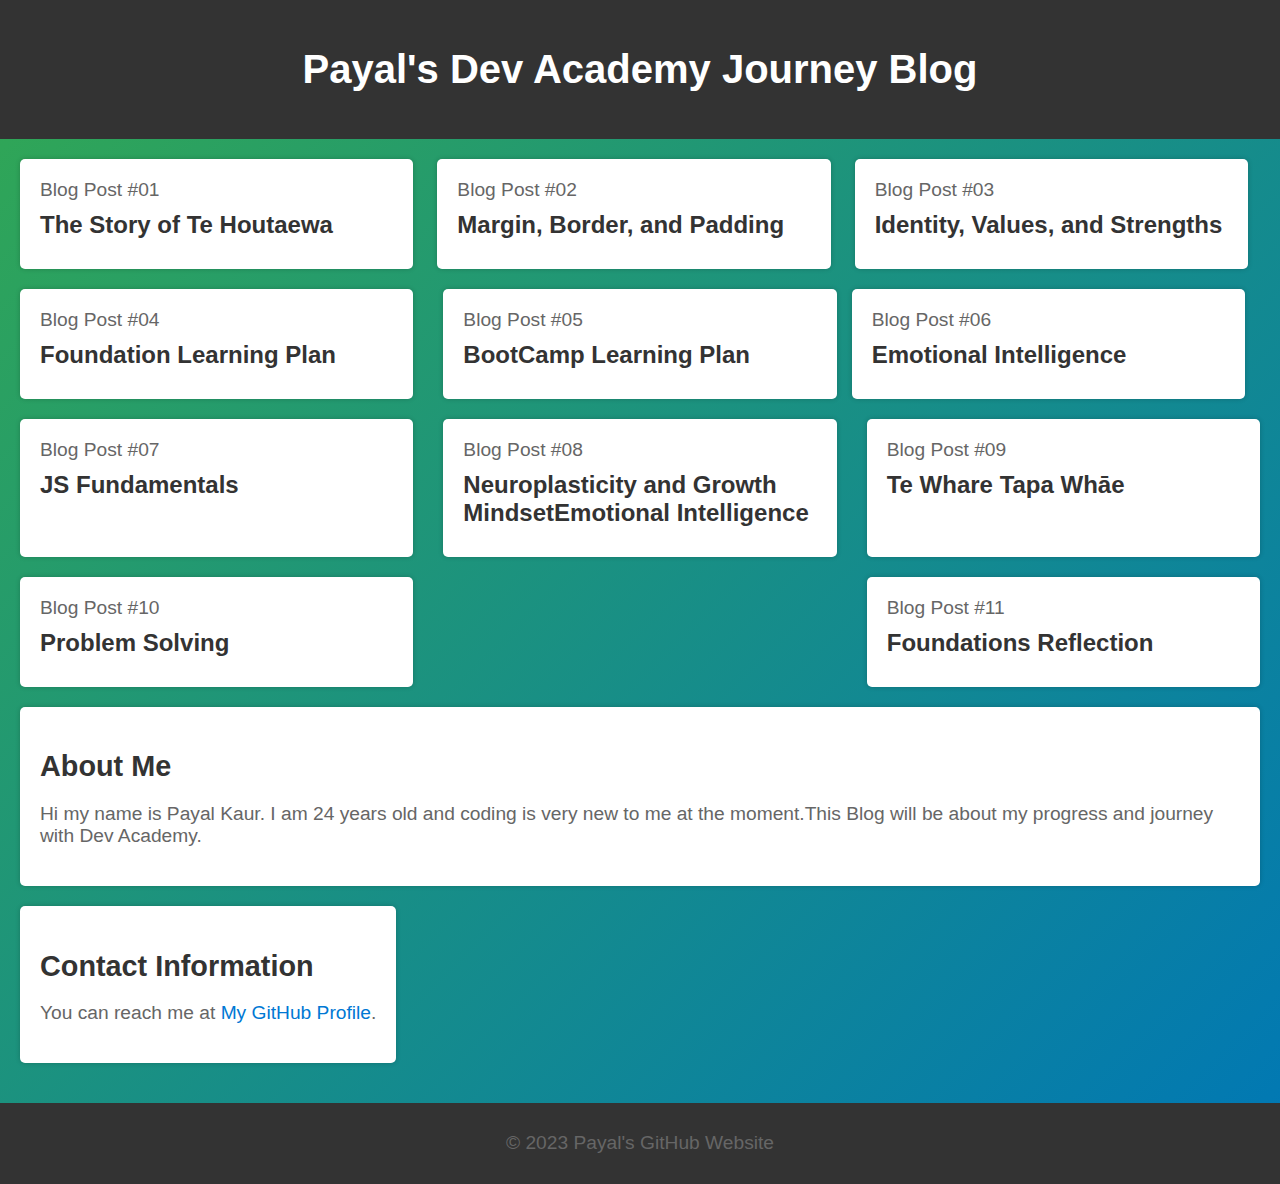
<file: index.html>
<!DOCTYPE html>
<html lang="en">
<head>
     <meta charset="UTF-8">
     <meta name="viewport" content="width=device-width, initial-scale=1.0">
    <title>Payal's Blog</title>
    <link rel="stylesheet" type="text/css" href="styles/main.css">
</head>
<body>
    <header>
        <h1>Payal's Dev Academy Journey Blog</h1>
    </header>


    <main>

     </div>
</div>
    <div class="blog-card">
      <a href="https://payal-kaur-23.github.io/blog/te-houtaewa-template.html">
        <div class="h2-subheading">Blog Post #01</div>
        <h2 class="h2-default">The Story of Te Houtaewa</h2>
        <link rel="stylesheet" type="text/css" href="styles/main.css">
      </div>
      </a>
    </div>
    <!-- Blog post #02 -->
    <div class="blog-card">
      <a href="https://payal-kaur-23.github.io/blog/sprint-two.html">
        <div class="h2-subheading">Blog Post #02</div>
        <h2 class="h2-default">Margin, Border, and Padding</h2>
        <link rel="stylesheet" type="text/css" href="styles/main.css">
      </div>
      </a>
    </div>
    <!-- Blog post #03 -->
    <div class="blog-card">
      <a href="https://payal-kaur-23.github.io/blog/identity-values-strengths.html">
        <div class="h2-subheading">Blog Post #03</div>
        <h2 class="h2-default">Identity, Values, and Strengths</h2>
        <link rel="stylesheet" type="text/css" href="styles/main.css">
      </div>
      </a>
    </div>
    <!-- Blog post #04 -->
    <div class="blog-card">
      <a href="https://payal-kaur-23.github.io/blog/foundations-learning-plan.html">
          <div class="h2-subheading">Blog Post #04</div>
          <h2 class="h2-default">Foundation Learning Plan</h2>
          <link rel="stylesheet" type="text/css" href="styles/main.css">
        </div>
      </a>
    </div>
    <!-- Blog post #05 -->
    <div class="blog-card">
      <a href="https://payal-kaur-23.github.io/blog/bootcamp-learning.html">
        <div class="blog-card-titles">
          <div class="h2-subheading">Blog Post #05</div>
          <h2 class="h2-default">BootCamp Learning Plan</h2>
          <link rel="stylesheet" type="text/css" href="styles/main.css">
        </div>
      </a>
    </div>
    <!-- Blog post #06-->
    <div class="blog-card">
     <a href="https://payal-kaur-23.github.io/blog/emotional-intelligence.html">
         <div class="h2-subheading">Blog Post #06</div>
         <h2 class="h2-default">Emotional Intelligence</h2>
         <link rel="stylesheet" type="text/css" href="styles/main.css">
       </div>
     </a>
   </div>
       <!-- Blog post #07 -->
       <div class="blog-card">
          <a href="https://payal-kaur-23.github.io/blog/js-fundamentals.html">
            <div class="blog-card-titles">
              <div class="h2-subheading">Blog Post #07</div>
              <h2 class="h2-default">JS Fundamentals</h2>
              <link rel="stylesheet" type="text/css" href="styles/main.css">
            </div>
          </a>
        </div>
            <!-- Blog post #08 -->
    <div class="blog-card">
     <a href="https://payal-kaur-23.github.io/blog/neuroplasticity.html">
       <div class="blog-card-titles">
         <div class="h2-subheading">Blog Post #08</div>
         <h2 class="h2-default">Neuroplasticity and Growth MindsetEmotional Intelligence</h2>
         <link rel="stylesheet" type="text/css" href="styles/main.css">
       </div>
     </a>
   </div>
       <!-- Blog post #09 -->
       <div class="blog-card">
          <a href="https://payal-kaur-23.github.io/blog/te-whare-tapa-whae.html">
            <div class="blog-card-titles">
              <div class="h2-subheading">Blog Post #09</div>
              <h2 class="h2-default">Te Whare Tapa Whāe</h2>
              <link rel="stylesheet" type="text/css" href="styles/main.css">
            </div>
          </a>
        </div>
            <!-- Blog post #010 -->
    <div class="blog-card">
     <a href="https://payal-kaur-23.github.io/blog/problem-solving.html">
       <div class="blog-card-titles">
         <div class="h2-subheading">Blog Post #10</div>
         <h2 class="h2-default">Problem Solving</h2>
         <link rel="stylesheet" type="text/css" href="styles/main.css">
       </div>
     </a>
   </div>
       <!-- Blog post #011 -->
       <div class="blog-card">
          <a href="https://payal-kaur-23.github.io/blog/foundations-reflection.html">
            <div class="blog-card-titles">
              <div class="h2-subheading">Blog Post #11</div>
              <h2 class="h2-default">Foundations Reflection</h2>
              <link rel="stylesheet" type="text/css" href="styles/main.css">
            </div>
          </a>
        </div>
</div>
</div>

        <section>
            <h2>About Me</h2>
            <p>Hi my name is Payal Kaur. I am 24 years old and coding is very new to me at the moment.This Blog will be about my progress and journey with Dev Academy.</p>
        </section>

        <section>
            <h2>Contact Information</h2>
            <p>You can reach me at <a href="https://github.com/payal-kaur-23?tab=overview&from=2023-09-01&to=2023-09-30">My GitHub Profile</a>.</p>
            <link rel="stylesheet" type="text/css" href="styles/main.css">
        </section>
    </main>

    <footer>
        <p>&copy; 2023 Payal's GitHub Website</p>
        <link rel="stylesheet" type="text/css" href="styles/main.css">
    </footer>
</body>
</html>
</file>
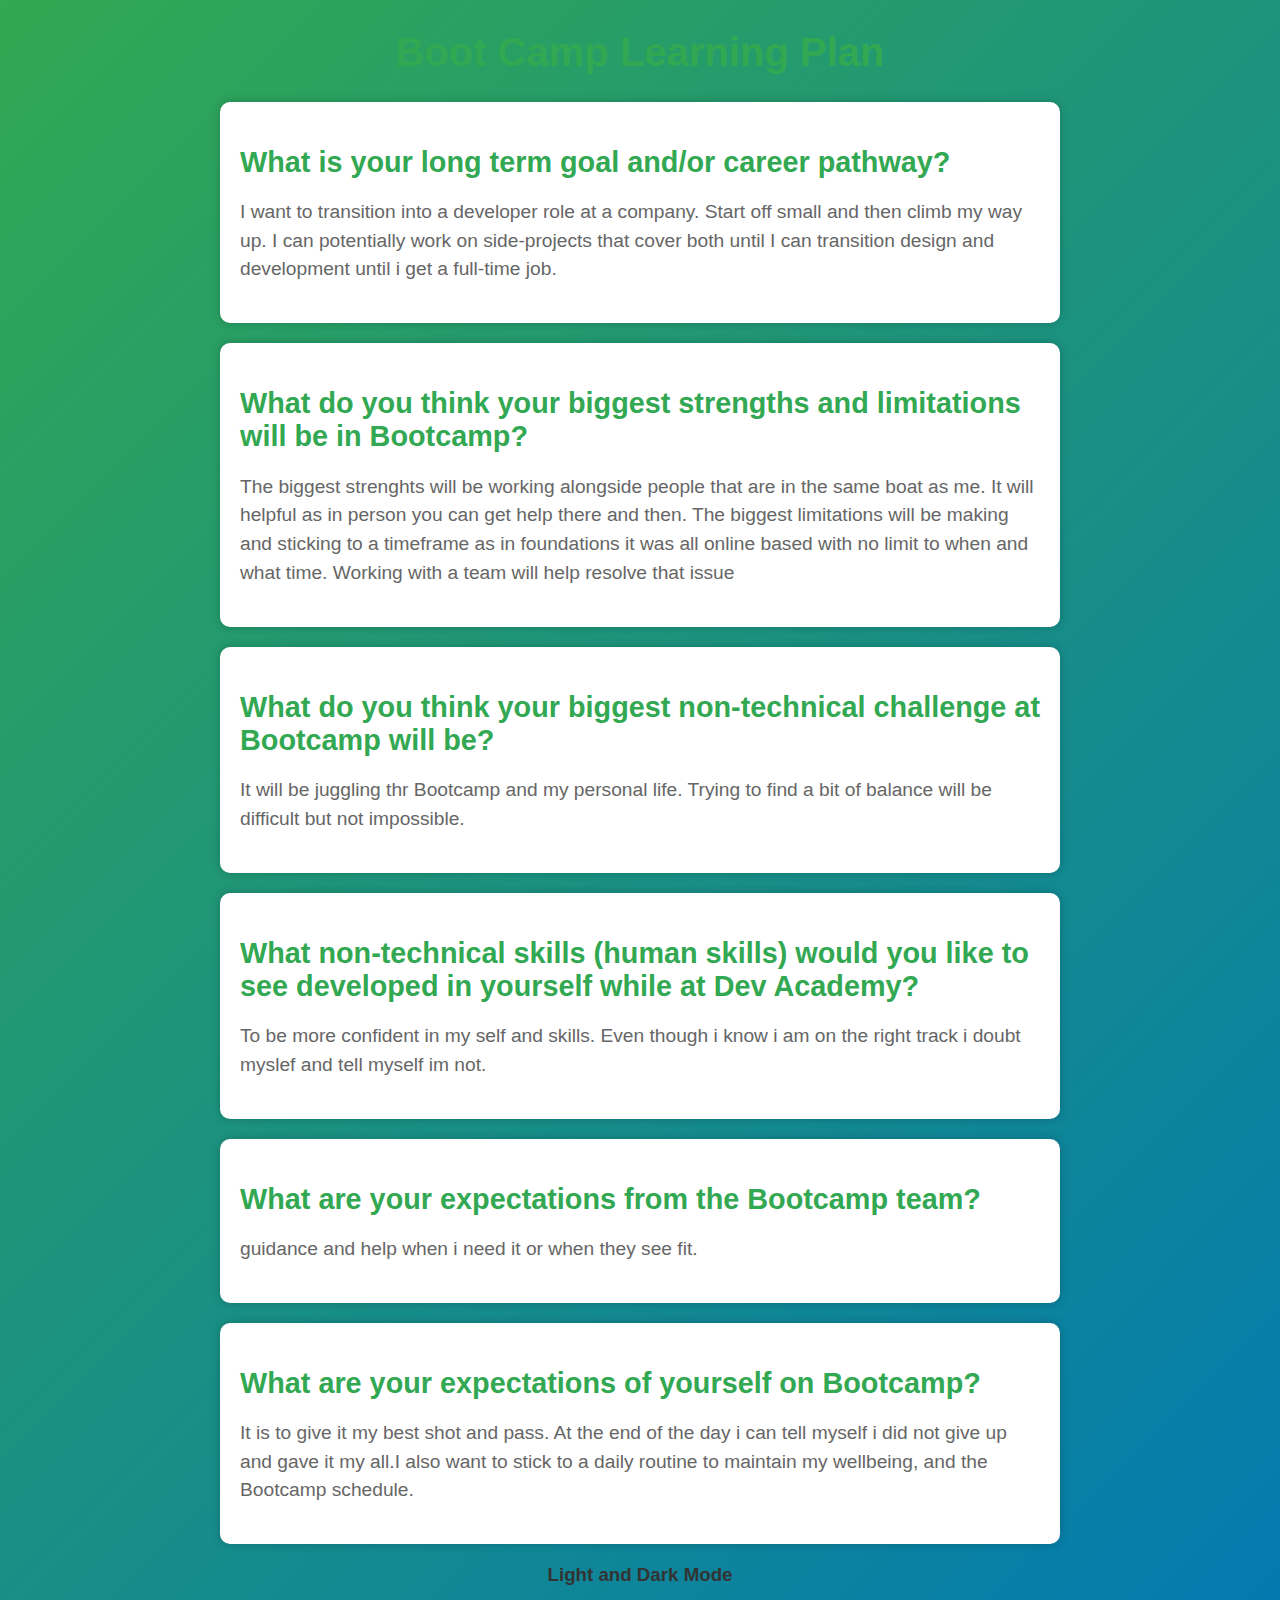
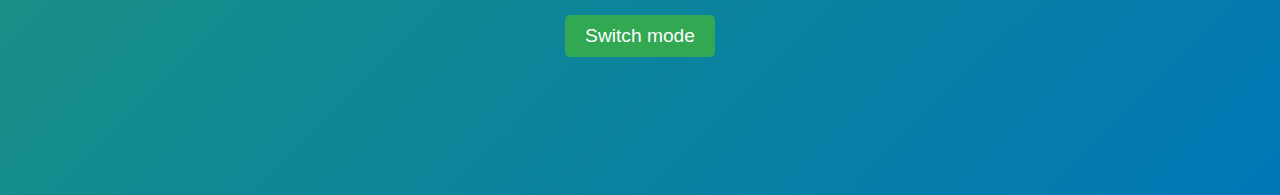
<file: blog/bootcamp-learning.html>
<!DOCTYPE html>
<html>
  <head>
    <title>Stories and Legends</title>
    <meta charset="UTF-8">
    <link rel="stylesheet" type="text/css" href="../styles/main.css">
    <meta name="viewport" content=
    "width=device-width, initial-scale=1.0">
<title>Dark Mode</title>
 
<style>
    body {
        padding: 0% 3% 10% 3%;
        text-align: center;
        font-family: Arial, sans-serif;
        background-color: #f0f0f0;
        color: #333;
    }

    h1 {
        color: #32a852;
        margin-top: 30px;
        font-size: 2.5rem;
    }

    .content-block {
        background-color: #fff;
        border-radius: 10px;
        box-shadow: 0 0 10px rgba(0, 0, 0, 0.2);
        padding: 20px;
        margin: 20px auto;
        max-width: 800px;
        text-align: left;
    }

    h2 {
        font-size: 1.8rem;
        margin-bottom: 10px;
        color: #32a852;
    }

    p {
        font-size: 1.2rem;
        line-height: 1.5;
    }

    button {
        cursor: pointer;
        border: none;
        background-color: #32a852;
        color: #fff;
        padding: 10px 20px;
        font-size: 1.2rem;
        margin: 10px;
        border-radius: 5px;
        transition: background-color 0.3s;
    }

    button:hover {
        background-color: #218c5e;
    }

    .dark {
        background-color: #222;
        color: #e6e6e6;
    }
</style>
  </head>
  
  <body>
    <h1>Boot Camp Learning Plan</h1>


    <div class="content-block">
    <h2>What is your long term goal and/or career pathway?</em></h2>
    <p>
        I want to transition into a developer role at a company. Start off small and then climb my way up. I can potentially work on side-projects that cover both  until I can transition design and development until i get a full-time job.
    </p>
    </div>
    
    <div class="content-block">
    <h2>What do you think your biggest strengths and limitations will be in Bootcamp?</h2>
    <p>
        The biggest strenghts will be working alongside people that are in the same boat as me. It will helpful as in person you can get help there and then.
        The biggest limitations will be making and sticking to a timeframe as in foundations it was all online based with no limit to when and what time. Working with a team will help resolve that issue
    </p>
    </div>


    <div class="content-block">
    <h2>What do you think your biggest non-technical challenge at Bootcamp will be?</h2>
    <p>
    It will be juggling thr Bootcamp and my personal life. Trying to find a bit of balance will be difficult but not impossible.
    </p>
    </div>

    
    <div class="content-block">
    <h2>What non-technical skills (human skills) would you like to see developed in yourself while at Dev Academy?</h2>
     <p>
    To be more confident in my self and skills. Even though i know i am on the right track i doubt myslef and tell myself im not. 
    </p>
    </div>

    
    <div class="content-block">
    <h2>What are your expectations from the Bootcamp team?</h2>
    <p>
     guidance and help when i need it or when they see fit. 
    </p>
    </div>


    <div class="content-block">
    <h2>What are your expectations of yourself on Bootcamp?</h2>
    <p>
     It is to give it my best shot and pass. At the end of the day i can tell myself i did not give up and gave it my all.I also want to stick to a daily routine to maintain my wellbeing, and the Bootcamp schedule.
    </p>
    </div>
 
    <!-- this is a comment. -->
    <h3>Light and Dark Mode</h3>
    <button onclick="myFunction()">Switch mode</button>
     
    <script>
        function myFunction() {
            let element = document.body;
            element.classList.toggle("dark");
        }
    </script>
  
  </body>
</html>
</file>
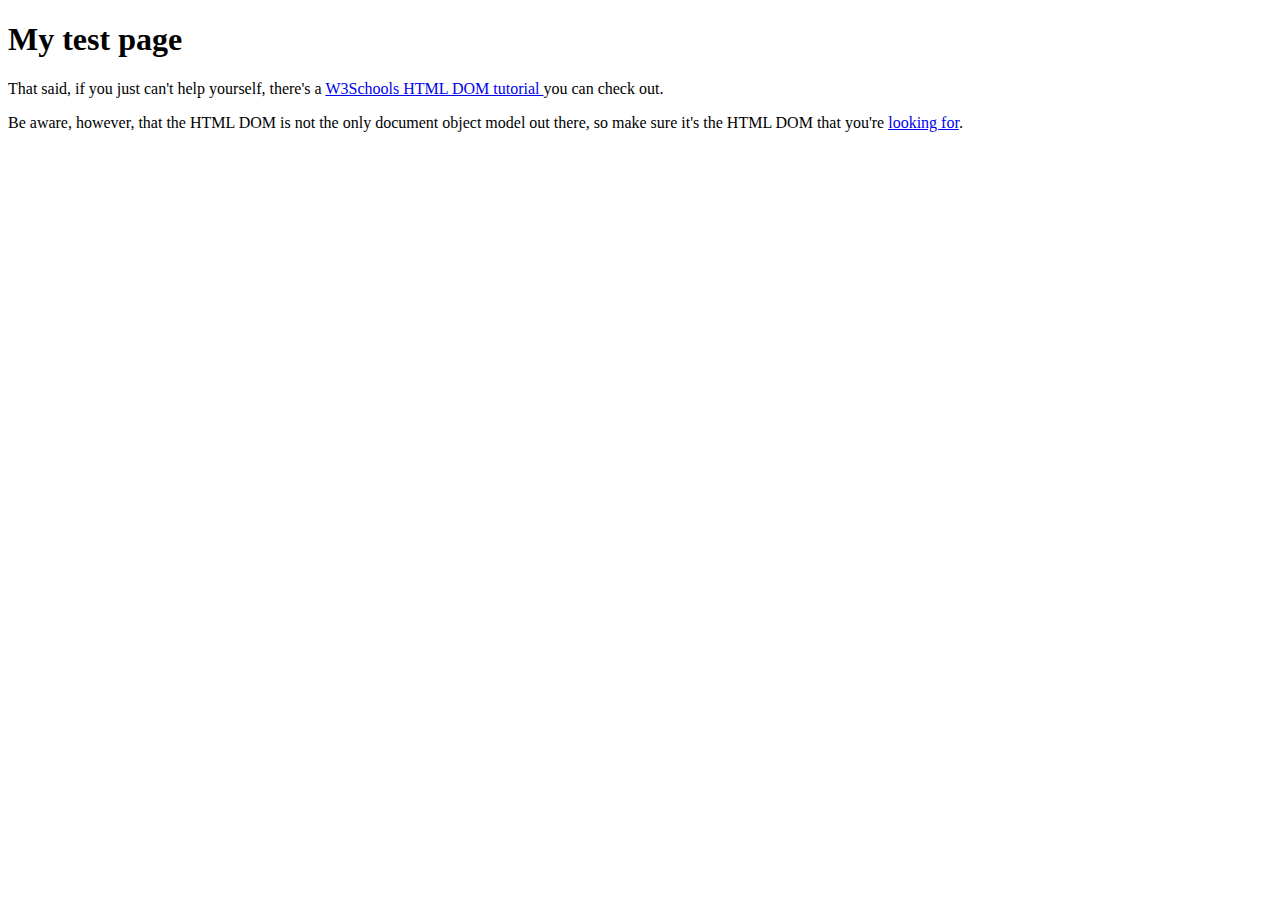
<file: blog/domLesson.html>
<!DOCTYPE html>
<html lang="en">
  <head>
    <title>Test</title>
  </head>
  <body>
    <div id="app">
      <header>
        <h1>My test page</h1>
      </header>
      <main>
        <p>
          That said, if you just can't help yourself, there's a
          <a id="w3schools-tutorial" href="http://www.w3schools.com/js/js_htmldom.asp">
            W3Schools HTML DOM tutorial
          </a>
          you can check out.
        </p>
        <p>
          Be aware, however, that the
          <span class="dom">HTML DOM</span>
          is not the only document object model out there, so make sure it's the
          <span class="dom">HTML DOM</span>
          that you're
          <a href="http://bit.ly/1MEVufu">looking for</a>.
        </p>
      </main>
  </body>
</html>
</file>
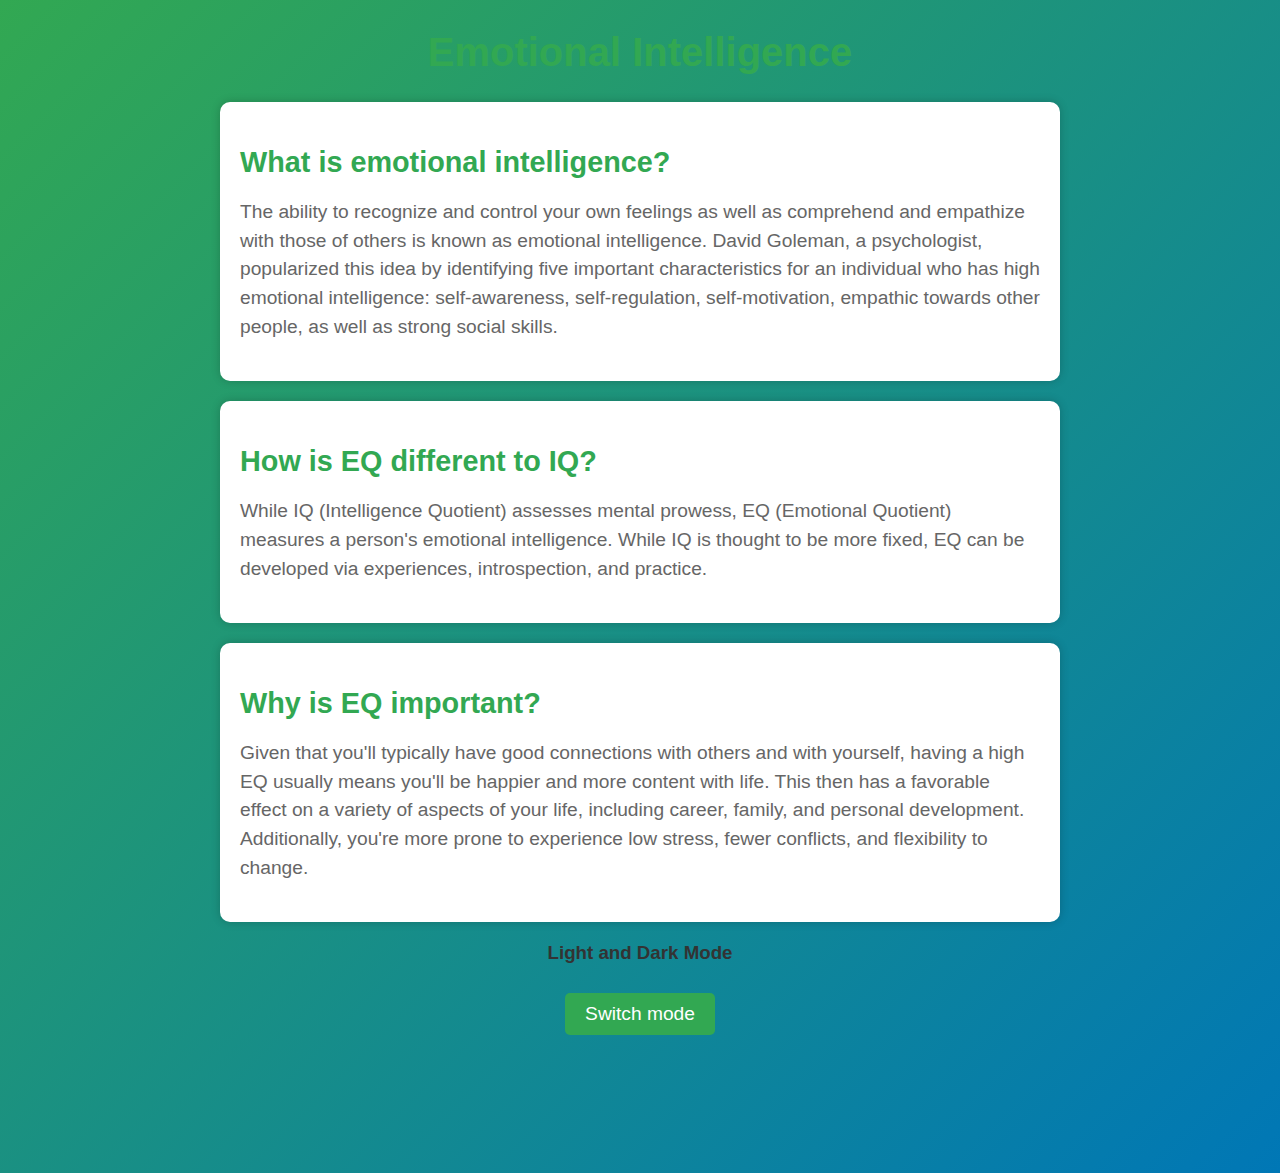
<file: blog/emotional-intelligence.html>
<!DOCTYPE html>
<html>
  <head>
    <title>Stories and Legends</title>
    <meta charset="UTF-8">
    <link rel="stylesheet" type="text/css" href="../styles/main.css">
    <meta name="viewport" content=
    "width=device-width, initial-scale=1.0">
<title>Dark Mode</title>
<style>
  body {
      padding: 0% 3% 10% 3%;
      text-align: center;
      font-family: Arial, sans-serif;
      background-color: #f0f0f0;
      color: #333;
  }

  h1 {
      color: #32a852;
      margin-top: 30px;
      font-size: 2.5rem;
  }

  .content-block {
      background-color: #fff;
      border-radius: 10px;
      box-shadow: 0 0 10px rgba(0, 0, 0, 0.2);
      padding: 20px;
      margin: 20px auto;
      max-width: 800px;
      text-align: left;
  }

  h2 {
      font-size: 1.8rem;
      margin-bottom: 10px;
      color: #32a852;
  }

  p {
      font-size: 1.2rem;
      line-height: 1.5;
  }

  button {
      cursor: pointer;
      border: none;
      background-color: #32a852;
      color: #fff;
      padding: 10px 20px;
      font-size: 1.2rem;
      margin: 10px;
      border-radius: 5px;
      transition: background-color 0.3s;
  }

  button:hover {
      background-color: #218c5e;
  }

  .dark {
      background-color: #222;
      color: #e6e6e6;
  }
</style>
  </head>
  
  <body>
    <h1>Emotional Intelligence</h1>

    <div class="content-block">
    <h2>What is emotional intelligence?</h2>

     <p>
        The ability to recognize and control your own feelings as well as comprehend and empathize with those of others is known as emotional intelligence. David Goleman, a psychologist, popularized this idea by identifying five important characteristics for an individual who has high emotional intelligence: self-awareness, self-regulation, self-motivation, empathic towards other people, as well as strong social skills.
    </p>
    </div>

    <div class="content-block">
    <h2>How is EQ different to IQ?</h2>

    <p>
        While IQ (Intelligence Quotient) assesses mental prowess, EQ (Emotional Quotient) measures a person's emotional intelligence. While IQ is thought to be more fixed, EQ can be developed via experiences, introspection, and practice.
   </p>
  </div>
 
  <div class="content-block">
   <h2>Why is EQ important?</h2>

   <p>
    Given that you'll typically have good connections with others and with yourself, having a high EQ usually means you'll be happier and more content with life. This then has a favorable effect on a variety of aspects of your life, including career, family, and personal development. Additionally, you're more prone to experience low stress, fewer conflicts, and flexibility to change.
  </p>
</div>

    <!-- this is a comment. -->
    <h3>Light and Dark Mode</h3>
    <button onclick="myFunction()">Switch mode</button>
     
    <script>
        function myFunction() {
            let element = document.body;
            element.classList.toggle("dark");
        }
    </script>
  
  </body>
</html>
</file>
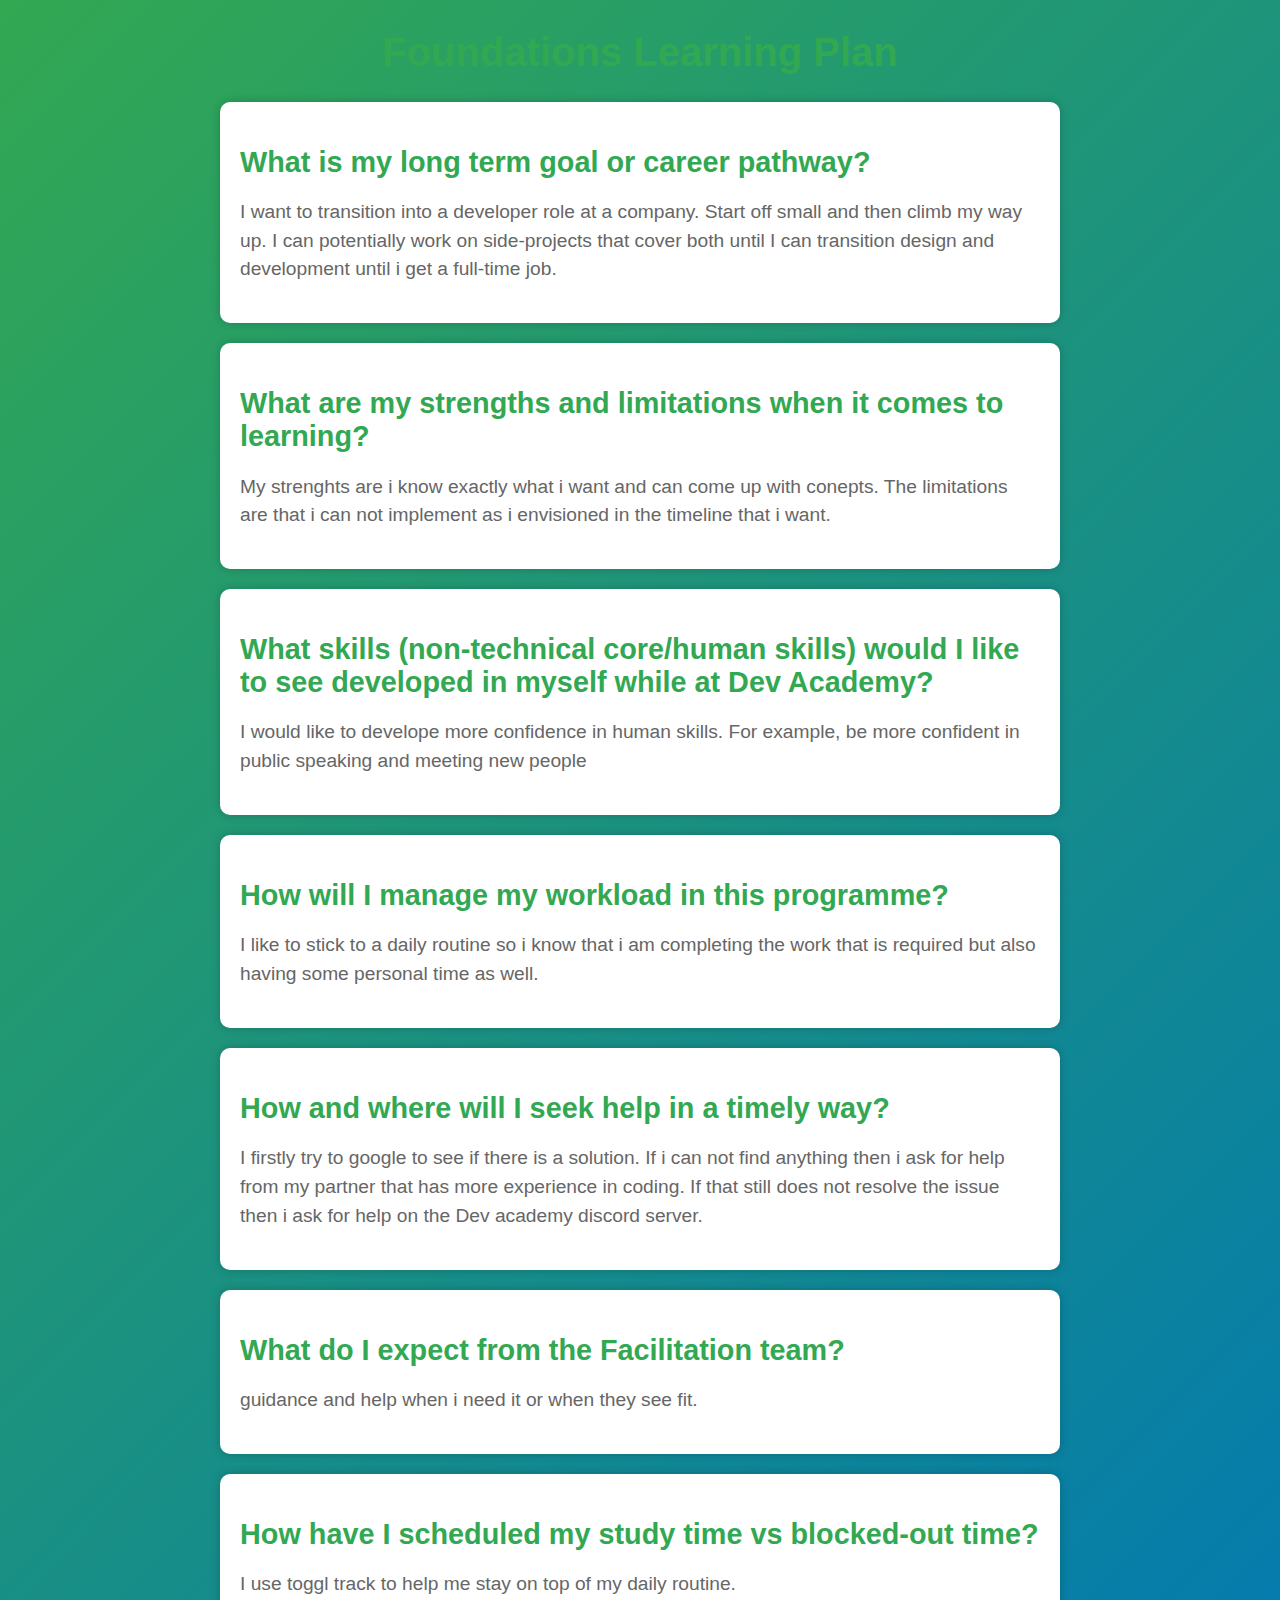
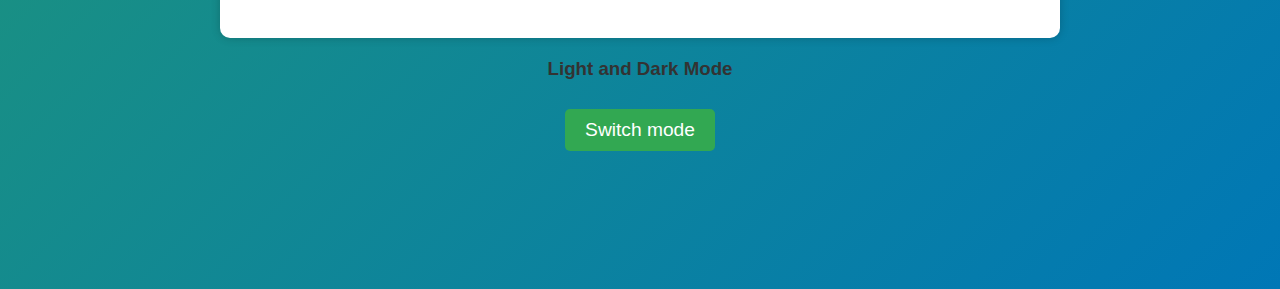
<file: blog/foundations-learning-plan.html>
<!DOCTYPE html>
<html>
  <head>
    <title>Stories and Legends</title>
    <meta charset="UTF-8">
    <link rel="stylesheet" type="text/css" href="../styles/main.css">
    <meta name="viewport" content=
    "width=device-width, initial-scale=1.0">
<title>Dark Mode</title>
 
<style>
    body {
        padding: 0% 3% 10% 3%;
        text-align: center;
        font-family: Arial, sans-serif;
        background-color: #f0f0f0;
        color: #333;
    }

    h1 {
        color: #32a852;
        margin-top: 30px;
        font-size: 2.5rem;
    }

    .content-block {
        background-color: #fff;
        border-radius: 10px;
        box-shadow: 0 0 10px rgba(0, 0, 0, 0.2);
        padding: 20px;
        margin: 20px auto;
        max-width: 800px;
        text-align: left;
    }

    h2 {
        font-size: 1.8rem;
        margin-bottom: 10px;
        color: #32a852;
    }

    p {
        font-size: 1.2rem;
        line-height: 1.5;
    }

    button {
        cursor: pointer;
        border: none;
        background-color: #32a852;
        color: #fff;
        padding: 10px 20px;
        font-size: 1.2rem;
        margin: 10px;
        border-radius: 5px;
        transition: background-color 0.3s;
    }

    button:hover {
        background-color: #218c5e;
    }

    .dark {
        background-color: #222;
        color: #e6e6e6;
    }
</style>
  </head>
  
  <body>
    <h1>Foundations Learning Plan</h1>

    <div class="content-block">
    <h2>What is my long term goal or career pathway?</h2>
    <p> I want to transition into a developer role at a company. Start off small and then climb my way up. I can potentially work on side-projects that cover both  until I can transition design and development until i get a full-time job.
    </p>
</div>

    <div class="content-block">
    <h2>What are my strengths and limitations when it comes to learning?</h2>
    <p>
    My strenghts are i know exactly what i want and can come up with conepts. The limitations are that i can not implement as i envisioned in the timeline that i want.
    </p>
</div>

    <div class="content-block">
    <h2>What skills (non-technical core/human skills) would I like to see developed in myself while at Dev Academy?</h2>
    <p>
   I would like to develope more confidence in human skills. For example, be more confident in public speaking and meeting new people
    </p>
</div>


    <div class="content-block">
    <h2>How will I manage my workload in this programme?</h2>
    <p>
   I like to stick to a daily routine so i know that i am completing the work that is required but also having some personal time as well.
    </p>
</div>

    <div class="content-block">
    <h2>How and where will I seek help in a timely way?</h2>
    <p>
   I firstly try to google to see if there is a solution. If i can not find anything then i ask for help from my partner that has more experience in coding. If that still does not resolve the issue then i ask for help on the Dev academy discord server.
    </p>
</div>

    <div class="content-block">
    <h2>What do I expect from the Facilitation team?</h2>
    <p>
        guidance and help when i need it or when they see fit.
    </p>
</div>

    <div class="content-block">
    <h2>How have I scheduled my study time vs blocked-out time?
    </h2>
    <p>
     I use toggl track to help me stay on top of my daily routine.
    </p>
</div>
    
    <!-- this is a comment. -->
    <h3>Light and Dark Mode</h3>
    <button onclick="myFunction()">Switch mode</button>
     
    <script>
        function myFunction() {
            let element = document.body;
            element.classList.toggle("dark");
        }
    </script>
  
  </body>
</html>
</file>
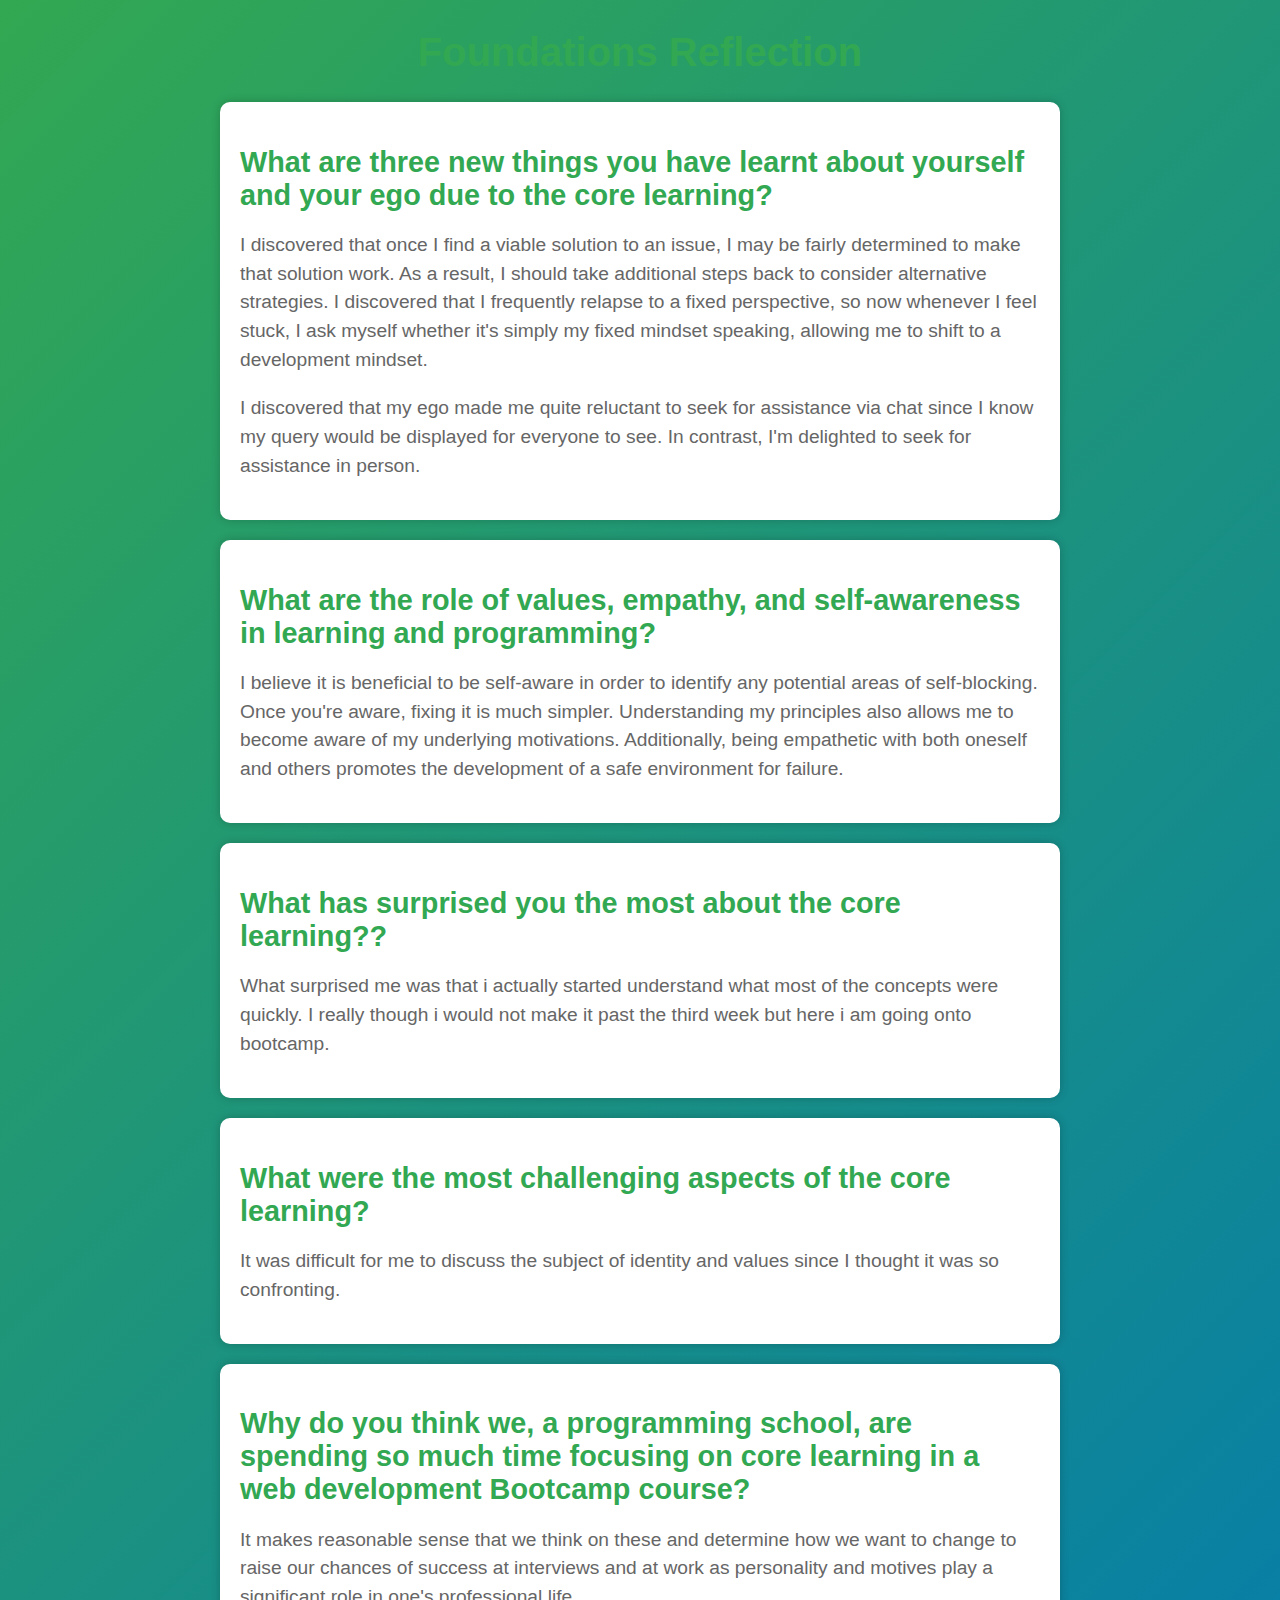
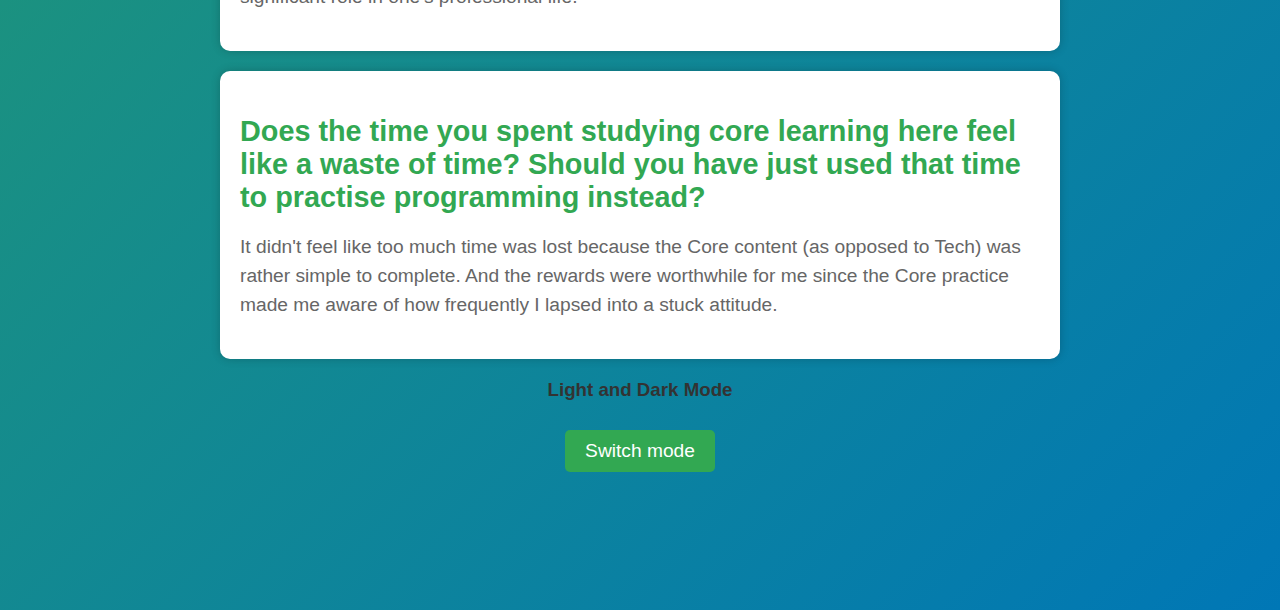
<file: blog/foundations-reflection.html>
<!DOCTYPE html>
<html>
  <head>
    <title>Stories and Legends</title>
    <meta charset="UTF-8">
    <link rel="stylesheet" type="text/css" href="../styles/main.css">
    <meta name="viewport" content=
    "width=device-width, initial-scale=1.0">
<title>Dark Mode</title>
 
<style>
    body {
        padding: 0% 3% 10% 3%;
        text-align: center;
        font-family: Arial, sans-serif;
        background-color: #f0f0f0;
        color: #333;
    }

    h1 {
        color: #32a852;
        margin-top: 30px;
        font-size: 2.5rem;
    }

    .content-block {
        background-color: #fff;
        border-radius: 10px;
        box-shadow: 0 0 10px rgba(0, 0, 0, 0.2);
        padding: 20px;
        margin: 20px auto;
        max-width: 800px;
        text-align: left;
    }

    h2 {
        font-size: 1.8rem;
        margin-bottom: 10px;
        color: #32a852;
    }

    p {
        font-size: 1.2rem;
        line-height: 1.5;
    }

    button {
        cursor: pointer;
        border: none;
        background-color: #32a852;
        color: #fff;
        padding: 10px 20px;
        font-size: 1.2rem;
        margin: 10px;
        border-radius: 5px;
        transition: background-color 0.3s;
    }

    button:hover {
        background-color: #218c5e;
    }

    .dark {
        background-color: #222;
        color: #e6e6e6;
    }
</style>
  </head>
  
  <body>
    <h1>Foundations Reflection</h1>

   
    <div class="content-block">
    <h2>What are three new things you have learnt about yourself and your ego due to the core learning?</h2>
    <p>
        I discovered that once I find a viable solution to an issue, I may be fairly determined to make that solution work. As a result, I should take additional steps back to consider alternative strategies.
        I discovered that I frequently relapse to a fixed perspective, so now whenever I feel stuck, I ask myself whether it's simply my fixed mindset speaking, allowing me to shift to a development mindset.    
    </p>
    <p>
        I discovered that my ego made me quite reluctant to seek for assistance via chat since I know my query would be displayed for everyone to see. In contrast, I'm delighted to seek for assistance in person.    
    </p>
</div>



    <div class="content-block">
    <h2>What are the role of values, empathy, and self-awareness in learning and programming?</h2>
     <p>
        I believe it is beneficial to be self-aware in order to identify any potential areas of self-blocking. Once you're aware, fixing it is much simpler. Understanding my principles also allows me to become aware of my underlying motivations. Additionally, being empathetic with both oneself and others promotes the development of a safe environment for failure.    <p>
    </p>
</div>


    <div class="content-block">
    <h2>What has surprised you the most about the core learning??</h2>
    <p>
        What surprised me was that i actually started understand what most of the concepts were quickly. I really though i would not make it past the third week but here i am going onto bootcamp.
    </p>
    </div>



    <div class="content-block">
    <h2>What were the most challenging aspects of the core learning?</h2>
    <p>
        It was difficult for me to discuss the subject of identity and values since I thought it was so confronting.
    </p>
</div>


    <div class="content-block">
    <h2>Why do you think we, a programming school, are spending so much time focusing on core learning in a web development Bootcamp course?
    </h2>
    <p>
    It makes reasonable sense that we think on these and determine how we want to change to raise our chances of success at interviews and at work as personality and motives play a significant role in one's professional life.
    </p>
</div>


    <div class="content-block">
    <h2>Does the time you spent studying core learning here feel like a waste of time? Should you have just used that time to practise programming instead?
    </h2>
     
    <p>
        It didn't feel like too much time was lost because the Core content (as opposed to Tech) was rather simple to complete. And the rewards were worthwhile for me since the Core practice made me aware of how frequently I lapsed into a stuck attitude.    </p>
    <p>
    </div>
    <!-- this is a comment. -->
    <h3>Light and Dark Mode</h3>
    <button onclick="myFunction()">Switch mode</button>
     
    <script>
        function myFunction() {
            let element = document.body;
            element.classList.toggle("dark");
        }
    </script>
  
  </body>
</html>
</file>
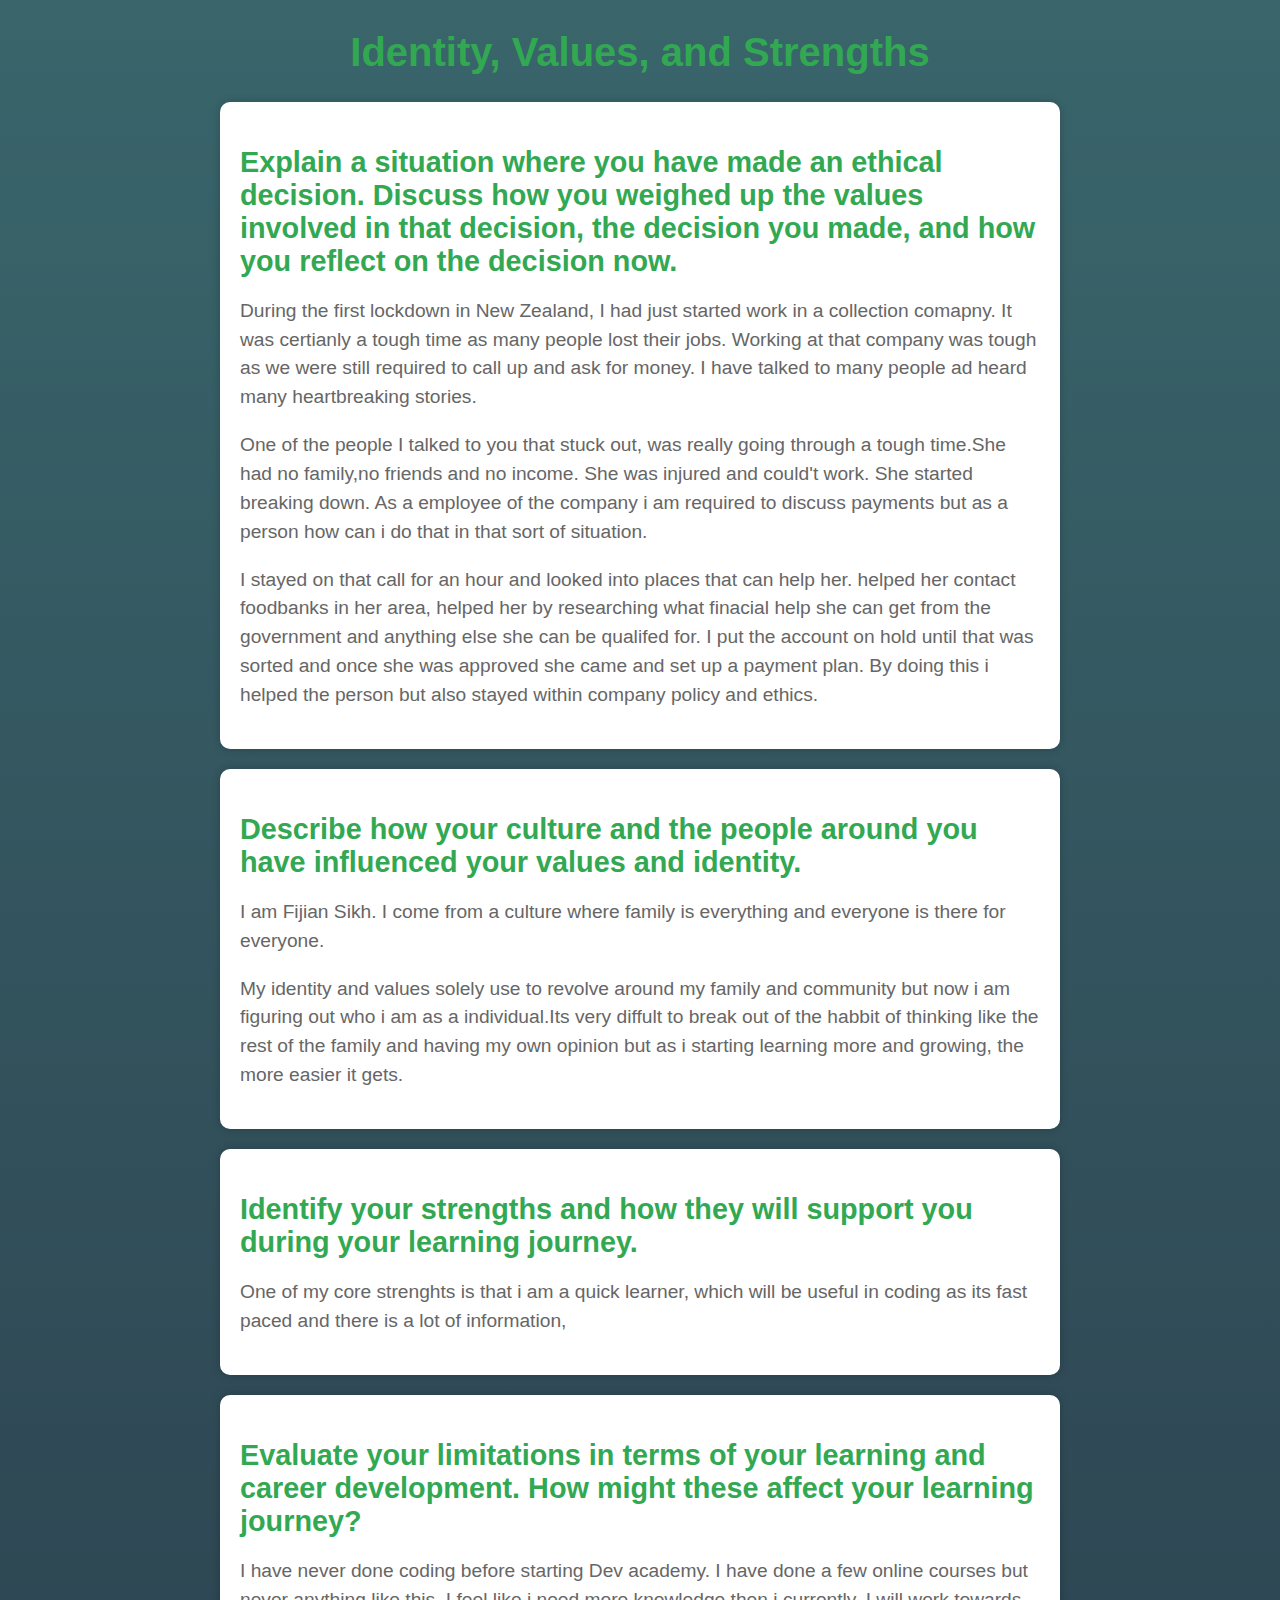
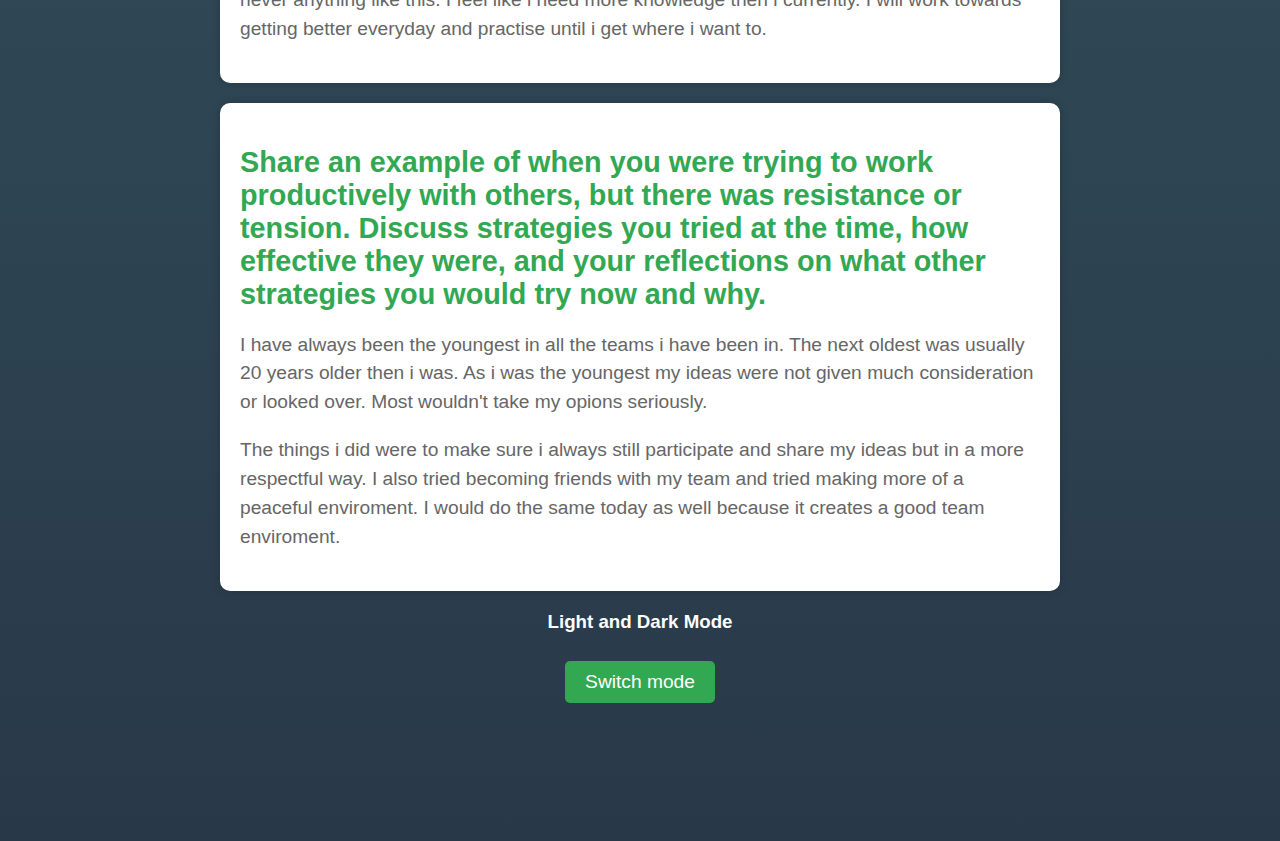
<file: blog/identity-values-strengths.html>
<!DOCTYPE html>
<html>
  <head>
    <title>Stories and Legends</title>
    <meta charset="UTF-8">
    <link rel="stylesheet" type="text/css" href="../styles/main.css">
    <meta name="viewport" content=
    "width=device-width, initial-scale=1.0">
<title>Dark Mode</title>
 
<style>
        body {
            padding: 0% 3% 10% 3%;
            text-align: center;
            font-family: Arial, sans-serif;
            background-image: linear-gradient(to bottom, #39656B, #293848);
            background-size: cover;
            background-repeat: no-repeat;
            color: #fff;
        }

        h1 {
            color: #32a852;
            margin-top: 30px;
            font-size: 2.5rem;
        }

        .content-block {
            background-color: #fff;
            border-radius: 10px;
            box-shadow: 0 0 10px rgba(0, 0, 0, 0.2);
            padding: 20px;
            margin: 20px auto;
            max-width: 800px;
            text-align: left;
        }

        h2 {
            font-size: 1.8rem;
            margin-bottom: 10px;
            color: #32a852;
        }

        p {
            font-size: 1.2rem;
            line-height: 1.5;
        }

        button {
            cursor: pointer;
            border: none;
            background-color: #32a852;
            color: #fff;
            padding: 10px 20px;
            font-size: 1.2rem;
            margin: 10px;
            border-radius: 5px;
            transition: background-color 0.3s;
        }

        button:hover {
            background-color: #218c5e;
        }

        .dark {
            background-color: #222;
            color: #e6e6e6;
        }
</style>
  </head>
  
  <body>
    <h1>Identity, Values, and Strengths</h1>

    <div class="content-block">
    <h2>
        Explain a situation where you have made an ethical decision. Discuss how you weighed up the values involved in that decision, the decision you made, and how you reflect on the decision now.
    </h2>
    
    <p>
        During the first lockdown in New Zealand, I had just started work in a collection comapny. It was certianly a tough time as many people lost their jobs. Working at that company was tough as we were still required to call up and ask for money. I have talked to many people ad heard many heartbreaking stories.
    </p>
    <p>
     One of the people I talked to you that stuck out, was really going through a tough time.She had no family,no friends and no income. She was injured and could't work. She started breaking down. As a employee of the company i am required to discuss payments but as a person how can i do that in that sort of situation.
    </p>
    <p>
     I stayed on that call for an hour and looked into places that can help her. helped her contact foodbanks in her area, helped her by researching what finacial help she can get from the government and anything else she can be qualifed for. I put the account on hold until that was sorted and once she was approved she came and set up a payment plan. By doing this i helped the person but also stayed within company policy and ethics.
    </p>
    </div>

    <div class="content-block">
    <h2>
        Describe how your culture and the people around you have influenced your values and identity.
    </h2>
    
    
    <p>
        I am Fijian Sikh. I come from a culture where family is everything and everyone is there for everyone.
    </p>
    <p>
        My identity and values solely use to revolve around my family and community but now i am figuring out who i am as a individual.Its very diffult to break out of the habbit of thinking like the rest of the family and having my own opinion but as i starting learning more and growing, the more easier it gets.
    </p>
    </div>

   <div class="content-block">
    <h2>
        Identify your strengths and how they will support you during your learning journey.
    </h2>
    
     <p>
       One of my core strenghts is that i am a quick learner, which will be useful in coding as its fast paced and there is a lot of information,
    </p>
   </div>


   <div class="content-block">
    <h2>
        Evaluate your limitations in terms of your learning and career development. How might these affect your learning journey?
    </h2>
    
    <p>
        I have never done coding before starting Dev academy. I have done a few online courses but never anything like this. I feel like i need more knowledge then i currently. I will work towards getting better everyday and practise until i get where i want to.
    </p>
   </div>
   
   <div class="content-block">
   <h2>
        Share an example of when you were trying to work productively with others, but there was resistance or tension. Discuss strategies you tried at the time, how effective they were, and your reflections on what other strategies you would try now and why.
    </h2>
    
    
    <p>
      I have always been the youngest in all the teams i have been in. The next oldest was usually 20 years older then i was. As i was the youngest my ideas were not given much consideration or looked over. Most wouldn't take my opions seriously.
    </p>
    <p>
       The things i did were to make sure i always still participate and share my ideas but in a more respectful way. I also tried becoming friends with my team and tried making more of a peaceful enviroment. I would do the same today as well because it creates a good team enviroment.
    </p>
   </div>


    <!-- this is a comment. -->
    <h3>Light and Dark Mode</h3>
    <button onclick="myFunction()">Switch mode</button>
     
    <script>
        function myFunction() {
            let element = document.body;
            element.classList.toggle("dark");
        }
    </script>
  
  </body>
</html>
</file>
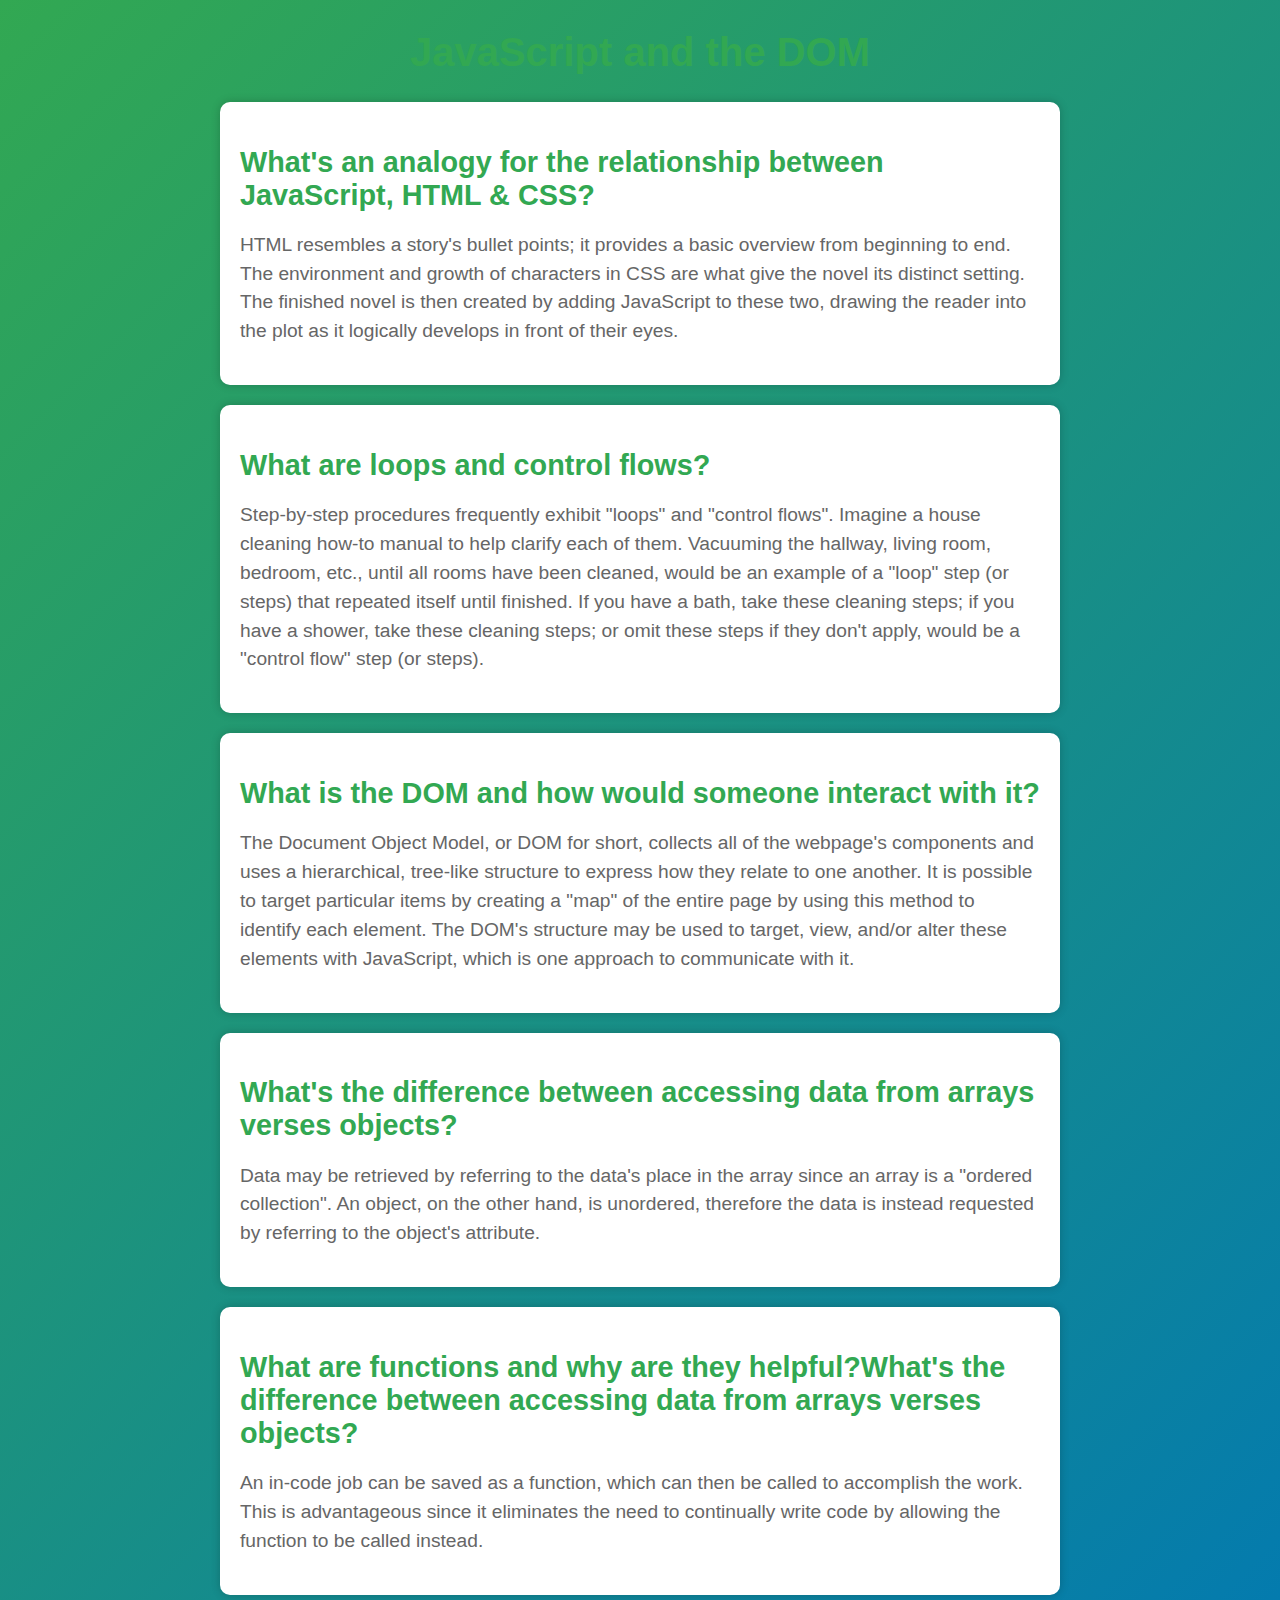
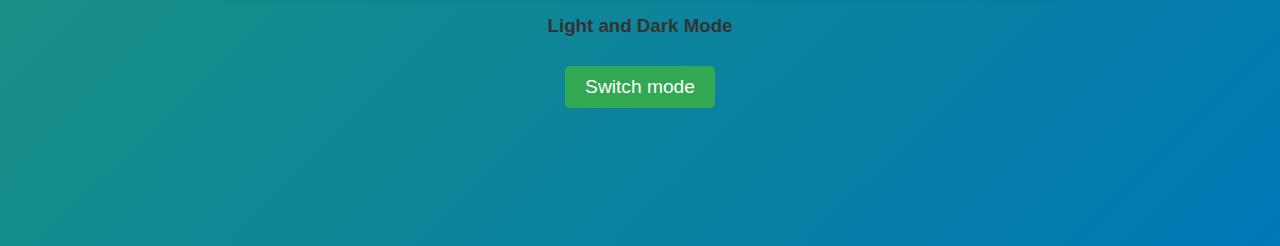
<file: blog/js-fundamentals.html>
<!DOCTYPE html>
<html>
  <head>
    <title>Stories and Legends</title>
    <meta charset="UTF-8">
    <link rel="stylesheet" type="text/css" href="../styles/main.css">
    <meta name="viewport" content=
    "width=device-width, initial-scale=1.0">
<title>Dark Mode</title>
 
<style>
  body {
      padding: 0% 3% 10% 3%;
      text-align: center;
      font-family: Arial, sans-serif;
      background-color: #f0f0f0;
      color: #333;
  }

  h1 {
      color: #32a852;
      margin-top: 30px;
      font-size: 2.5rem;
  }

  .content-block {
      background-color: #fff;
      border-radius: 10px;
      box-shadow: 0 0 10px rgba(0, 0, 0, 0.2);
      padding: 20px;
      margin: 20px auto;
      max-width: 800px;
      text-align: left;
  }

  h2 {
      font-size: 1.8rem;
      margin-bottom: 10px;
      color: #32a852;
  }

  p {
      font-size: 1.2rem;
      line-height: 1.5;
  }

  button {
      cursor: pointer;
      border: none;
      background-color: #32a852;
      color: #fff;
      padding: 10px 20px;
      font-size: 1.2rem;
      margin: 10px;
      border-radius: 5px;
      transition: background-color 0.3s;
  }

  button:hover {
      background-color: #218c5e;
  }

  .dark {
      background-color: #222;
      color: #e6e6e6;
  }
</style>
  </head>
  
  <body>
    <h1>JavaScript and the DOM</h1>
   
    <div class="content-block">
    <h2>What's an analogy for the relationship between JavaScript, HTML & CSS?</h2>
    
    <p>HTML resembles a story's bullet points; it provides a basic overview from beginning to end. The environment and growth of characters in CSS are what give the novel its distinct setting. The finished novel is then created by adding JavaScript to these two, drawing the reader into the plot as it logically develops in front of their eyes. 
    </p>
    </div>

    <div class="content-block">
    <h2>What are loops and control flows?</h2>
    
    <p>Step-by-step procedures frequently exhibit "loops" and "control flows". Imagine a house cleaning how-to manual to help clarify each of them. Vacuuming the hallway, living room, bedroom, etc., until all rooms have been cleaned, would be an example of a "loop" step (or steps) that repeated itself until finished. If you have a bath, take these cleaning steps; if you have a shower, take these cleaning steps; or omit these steps if they don't apply, would be a "control flow" step (or steps).
    </p>
  </div>

   <div class="content-block">
    <h2>What is the DOM and how would someone interact with it?</h2>
    
    <p>The Document Object Model, or DOM for short, collects all of the webpage's components and uses a hierarchical, tree-like structure to express how they relate to one another. It is possible to target particular items by creating a "map" of the entire page by using this method to identify each element. The DOM's structure may be used to target, view, and/or alter these elements with JavaScript, which is one approach to communicate with it.
    </p>
  </div>

  <div class="content-block">
    <h2>What's the difference between accessing data from arrays verses objects?</h2>
    
    <p>Data may be retrieved by referring to the data's place in the array since an array is a "ordered collection". An object, on the other hand, is unordered, therefore the data is instead requested by referring to the object's attribute.
    </p>
  </div>

  <div class="content-block">
    <h2>What are functions and why are they helpful?What's the difference between accessing data from arrays verses objects?</h2>
    
    <p>An in-code job can be saved as a function, which can then be called to accomplish the work. This is advantageous since it eliminates the need to continually write code by allowing the function to be called instead.
    </p>
  </div>
    
    <!-- this is a comment. -->
    <h3>Light and Dark Mode</h3>
    <button onclick="myFunction()">Switch mode</button>
     
    <script>
        function myFunction() {
            let element = document.body;
            element.classList.toggle("dark");
        }
    </script>
  
  </body>
</html>
</file>
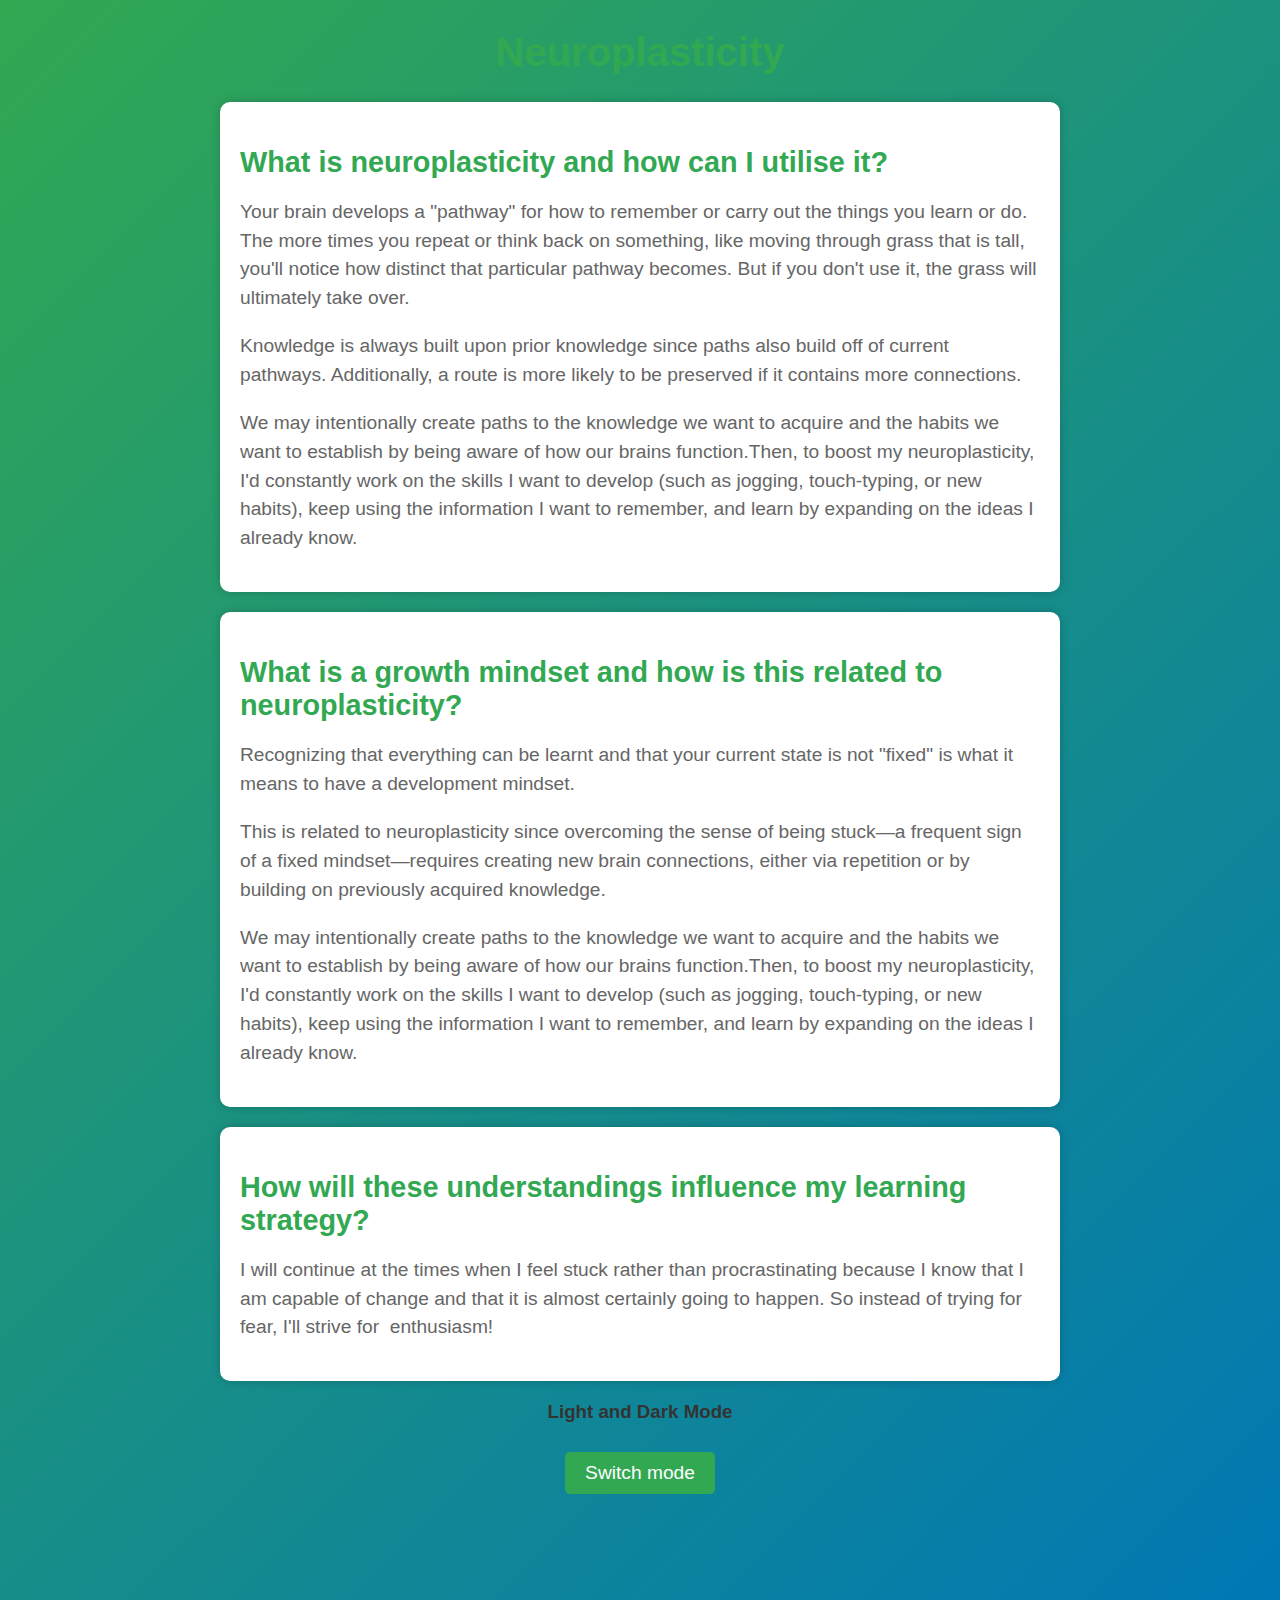
<file: blog/neuroplasticity.html>
<!DOCTYPE html>
<html>
  <head>
    <title>Stories and Legends</title>
    <meta charset="UTF-8">
    <link rel="stylesheet" type="text/css" href="../styles/main.css">
    <meta name="viewport" content=
    "width=device-width, initial-scale=1.0">
<title>Dark Mode</title>
 
<style>
    body {
        padding: 0% 3% 10% 3%;
        text-align: center;
        font-family: Arial, sans-serif;
        background-color: #f0f0f0;
        color: #333;
    }

    h1 {
        color: #32a852;
        margin-top: 30px;
        font-size: 2.5rem;
    }

    .content-block {
        background-color: #fff;
        border-radius: 10px;
        box-shadow: 0 0 10px rgba(0, 0, 0, 0.2);
        padding: 20px;
        margin: 20px auto;
        max-width: 800px;
        text-align: left;
    }

    h2 {
        font-size: 1.8rem;
        margin-bottom: 10px;
        color: #32a852;
    }

    p {
        font-size: 1.2rem;
        line-height: 1.5;
    }

    button {
        cursor: pointer;
        border: none;
        background-color: #32a852;
        color: #fff;
        padding: 10px 20px;
        font-size: 1.2rem;
        margin: 10px;
        border-radius: 5px;
        transition: background-color 0.3s;
    }

    button:hover {
        background-color: #218c5e;
    }

    .dark {
        background-color: #222;
        color: #e6e6e6;
    }
</style>
  </head>
  
  <body>
    <h1>Neuroplasticity</h1>

    <div class="content-block">
    <h2>What is neuroplasticity and how can I utilise it?</h2>
   
    
    <p>
        Your brain develops a "pathway" for how to remember or carry out the things you learn or do. The more times you repeat or think back on something, like moving through grass that is tall, you'll notice how distinct that particular pathway becomes. But if you don't use it, the grass will ultimately take over.
    </p>
    <p>
        Knowledge is always built upon prior knowledge since paths also build off of current pathways. Additionally, a route is more likely to be preserved if it contains more connections.
    </p>
    <p>
        We may intentionally create paths to the knowledge we want to acquire and the habits we want to establish by being aware of how our brains function.Then, to boost my neuroplasticity, I'd constantly work on the skills I want to develop (such as jogging, touch-typing, or new habits), keep using the information I want to remember, and learn by expanding on the ideas I already know.
    </p>
   </div>
    
    <div class="content-block">
    <h2>What is a growth mindset and how is this related to neuroplasticity?</h2>
   
    
    <p>
        Recognizing that everything can be learnt and that your current state is not "fixed" is what it means to have a development mindset.
    </p>
    <p>
        This is related to neuroplasticity since overcoming the sense of being stuck—a frequent sign of a fixed mindset—requires creating new brain connections, either via repetition or by building on previously acquired knowledge.
    <p>
        We may intentionally create paths to the knowledge we want to acquire and the habits we want to establish by being aware of how our brains function.Then, to boost my neuroplasticity, I'd constantly work on the skills I want to develop (such as jogging, touch-typing, or new habits), keep using the information I want to remember, and learn by expanding on the ideas I already know.
    </p>
</div>

    <div class="content-block">
    <h2>How will these understandings influence my learning strategy?</h2>
   
    <p>
        I will continue at the times when I feel stuck rather than procrastinating because I know that I am capable of change and that it is almost certainly going to happen. So instead of trying for fear, I'll strive for  enthusiasm!
    </p>
  </div>


    <!-- this is a comment. -->
    <h3>Light and Dark Mode</h3>
    <button onclick="myFunction()">Switch mode</button>
     
    <script>
        function myFunction() {
            let element = document.body;
            element.classList.toggle("dark");
        }
    </script>
  
  </body>
</html>
</file>
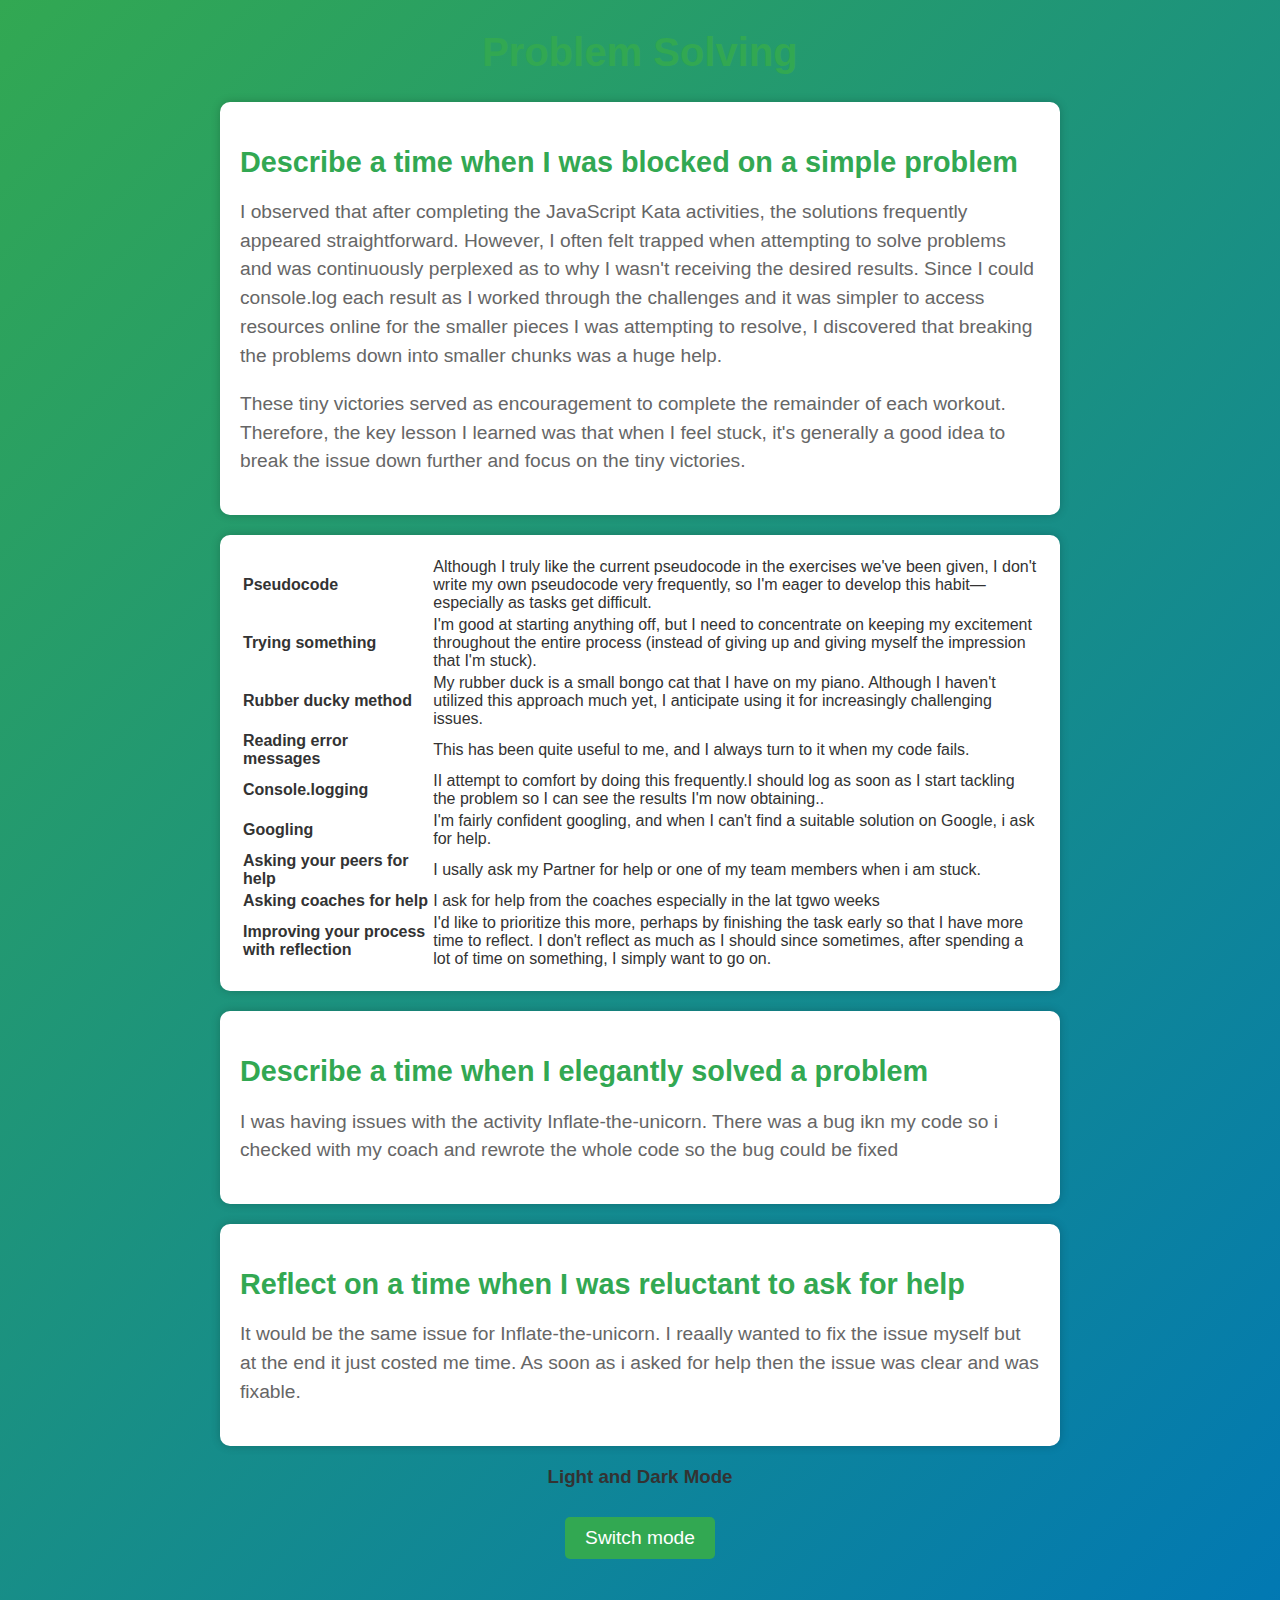
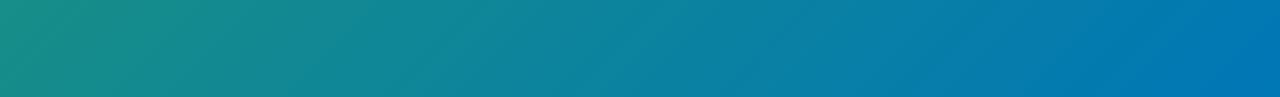
<file: blog/problem-solving.html>
<!DOCTYPE html>
<html>
  <head>
    <title>Stories and Legends</title>
    <meta charset="UTF-8">
    <link rel="stylesheet" type="text/css" href="../styles/main.css">
    <meta name="viewport" content=
    "width=device-width, initial-scale=1.0">
<title>Dark Mode</title>
 
<style>
  body {
      padding: 0% 3% 10% 3%;
      text-align: center;
      font-family: Arial, sans-serif;
      background-color: #f0f0f0;
      color: #333;
  }

  h1 {
      color: #32a852;
      margin-top: 30px;
      font-size: 2.5rem;
  }

  .content-block {
      background-color: #fff;
      border-radius: 10px;
      box-shadow: 0 0 10px rgba(0, 0, 0, 0.2);
      padding: 20px;
      margin: 20px auto;
      max-width: 800px;
      text-align: left;
  }

  h2 {
      font-size: 1.8rem;
      margin-bottom: 10px;
      color: #32a852;
  }

  p {
      font-size: 1.2rem;
      line-height: 1.5;
  }

  button {
      cursor: pointer;
      border: none;
      background-color: #32a852;
      color: #fff;
      padding: 10px 20px;
      font-size: 1.2rem;
      margin: 10px;
      border-radius: 5px;
      transition: background-color 0.3s;
  }

  button:hover {
      background-color: #218c5e;
  }

  .dark {
      background-color: #222;
      color: #e6e6e6;
  }
</style>
  </head>
  
  <body>
    <h1>Problem Solving</h1>

    <div class="content-block">
    <h2> Describe a time when I was blocked on a simple problem</h2>
    
    <p>
    I observed that after completing the JavaScript Kata activities, the solutions frequently appeared straightforward. However, I often felt trapped when attempting to solve problems and was continuously perplexed as to why I wasn't receiving the desired results. Since I could console.log each result as I worked through the challenges and it was simpler to access resources online for the smaller pieces I was attempting to resolve, I discovered that breaking the problems down into smaller chunks was a huge help.
    </p>
    <p>
        These tiny victories served as encouragement to complete the remainder of each workout. Therefore, the key lesson I learned was that when I feel stuck, it's generally a good idea to break the issue down further and focus on the tiny victories.
    </p>
    </div>

    <div class="content-block">
    <table>
        <tr>
          <th>Pseudocode</th>
          <td>Although I truly like the current pseudocode in the exercises we've been given, I don't write my own pseudocode very frequently, so I'm eager to develop this habit—especially as tasks get difficult.</td>
        </tr>
        <tr>
          <th>Trying something</th>
          <td>I'm good at starting anything off, but I need to concentrate on keeping my excitement throughout the entire process (instead of giving up and giving myself the impression that I'm stuck).</td>
        </tr>
        <tr>
          <th>Rubber ducky method</th>
          <td>My rubber duck is a small bongo cat that I have on my piano. Although I haven't utilized this approach much yet, I anticipate using it for increasingly challenging issues.</td>
        </tr>
        <tr>
          <th>Reading error messages</th>
          <td>This has been quite useful to me, and I always turn to it when my code fails.</td>
        </tr>
        <tr>
          <th>Console.logging</th>
          <td>II attempt to comfort by doing this frequently.I should log as soon as I start tackling the problem so I can see the results I'm now obtaining..</td>
        </tr>
        <tr>
          <th>Googling</th>
          <td>I'm fairly confident googling, and when I can't find a suitable solution on Google, i ask for help.</td>
        </tr>
        <tr>
          <th>Asking your peers for help</th>
          <td>I usally ask my Partner for help or one of my team members when i am stuck.</td>
        </tr>
        <tr>
          <th>Asking coaches for help</th>
          <td>I ask for help from the coaches especially in the lat tgwo weeks</td>
        </tr>
        <tr>
          <th>Improving your process with reflection</th>
          <td>I'd like to prioritize this more, perhaps by finishing the task early so that I have more time to reflect. I don't reflect as much as I should since sometimes, after spending a lot of time on something, I simply want to go on.</td>
        </tr>
      </table>
    </div>

    <div class="content-block">
     <h2>Describe a time when I elegantly solved a problem</h2>
    
      <p>
      I was having issues with the activity Inflate-the-unicorn. There was a bug ikn my code so i checked with my coach and rewrote the whole code so the bug could be fixed
      </p>
    </div>

    <div class="content-block">
      <h2>Reflect on a time when I was reluctant to ask for help
    </h2>
    
      <p>
       It would be the same issue for Inflate-the-unicorn. I reaally wanted to fix the issue myself but at the end it just costed me time. As soon as i asked for help then the issue was clear and was fixable.
    </p>
    </div>
    <!-- this is a comment. -->
    <h3>Light and Dark Mode</h3>
    <button onclick="myFunction()">Switch mode</button>
     
    <script>
        function myFunction() {
            let element = document.body;
            element.classList.toggle("dark");
        }
    </script>
  
  </body>
</html>
</file>
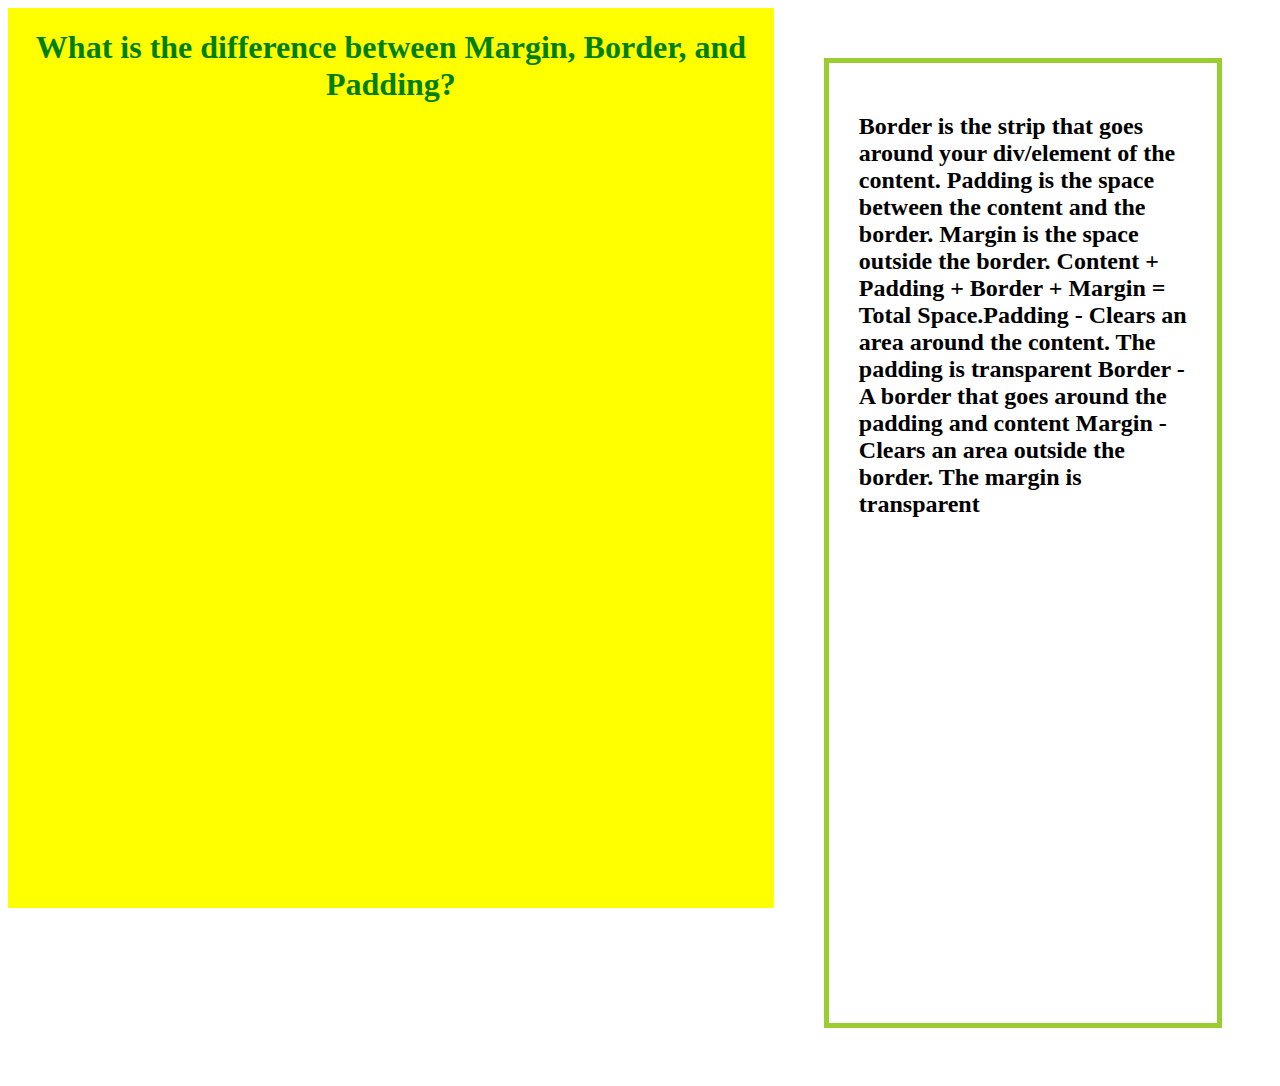
<file: blog/sprint-two.html>
<!DOCTYPE html>
<html>
  
<head>
    <title>Sprint Two</title>
  
    <style>
        .body {
            padding: 0;
            margin: 0;
        }
  
        .Parent {
            display: flex;
            flex-direction: row;
        }
  
        .child1 {
            width: 70%;
            height: 100vh;
            background-color: yellow;
            text-align: center;
            color: green;
        }
  
        .child2 {
            width: 30%;
            padding: 30px;
            height: 100vh;
            border: yellowgreen solid 5px;
            margin: 50px;
        }
    </style>
</head>
  
<body>
    <div class="Parent">
        <div class="child1">
            <h1>What is the difference between Margin, Border, and Padding?</h1>
        </div>
        <div class="child2">
            <h2>
                Border is the strip that goes around your div/element of the content. Padding is the space between the content and the border. Margin is the space outside the border.
                Content + Padding + Border + Margin = Total Space.Padding - Clears an area around the content. The padding is transparent
                Border - A border that goes around the padding and content
                Margin - Clears an area outside the border. The margin is transparent
            </h2>
        </div>
    </div>
</body>
  
</html>
</file>
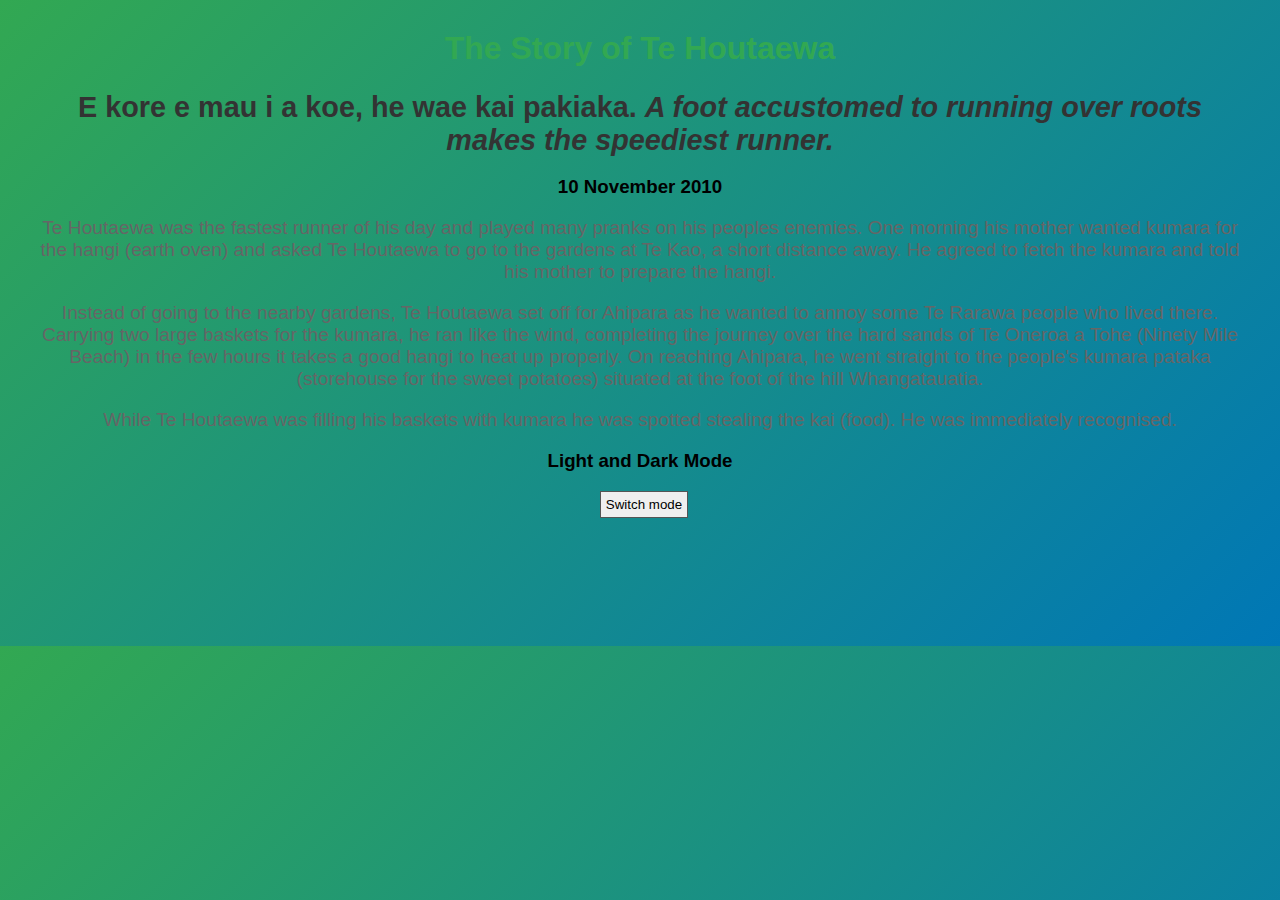
<file: blog/te-houtaewa-template.html>
<!DOCTYPE html>
<html>
  <head>
    <title>Stories and Legends</title>
    <meta charset="UTF-8">
    <link rel="stylesheet" type="text/css" href="../styles/main.css">
    <meta name="viewport" content=
    "width=device-width, initial-scale=1.0">
<title>Dark Mode</title>
 
<style>
    body{
    padding:0% 3% 10% 3%;
    text-align:center;
    }
    h1{
    color: #32a852;
    margin-top:30px;
    }
 
    button{
        cursor: pointer;
        border: 1px solid #555;
        text-align: center;
        padding: 5px;
        margin-left: 8px;
    }
    .dark{
        background-color: #222;
        color: #e6e6e6;
    }
</style>
  </head>
  
  <body>
    <h1>The Story of Te Houtaewa</h1>
    <h2>E kore e mau i a koe, he wae kai pakiaka. <em>A foot accustomed to running over roots makes the speediest runner.</em></h2>
    <h3>10 November 2010</h3>
    
    <p>
      Te Houtaewa was the fastest runner of his day and played many pranks on his peoples enemies. One morning his mother wanted kumara for the hangi (earth oven) and asked Te Houtaewa to go to the gardens at Te Kao, a short distance away. He agreed to fetch the kumara and told his mother to prepare the hangi.
    </p>
    <p>
      Instead of going to the nearby gardens, Te Houtaewa set off for Ahipara as he wanted to annoy some Te Rarawa people who lived there. Carrying two large baskets for the kumara, he ran like the wind, completing the journey over the hard sands of Te Oneroa a Tohe (Ninety Mile Beach) in the few hours it takes a good hangi to heat up properly. On reaching Ahipara, he went straight to the people's kumara pataka (storehouse for the sweet potatoes) situated at the foot of the hill Whangatauatia.
    </p>
    <p>
      While Te Houtaewa was filling his baskets with kumara he was spotted stealing the kai (food). He was immediately recognised.
    </p>
    
    <!-- this is a comment. -->
    <h3>Light and Dark Mode</h3>
    <button onclick="myFunction()">Switch mode</button>
     
    <script>
        function myFunction() {
            let element = document.body;
            element.classList.toggle("dark");
        }
    </script>
  
  </body>
</html>
</file>
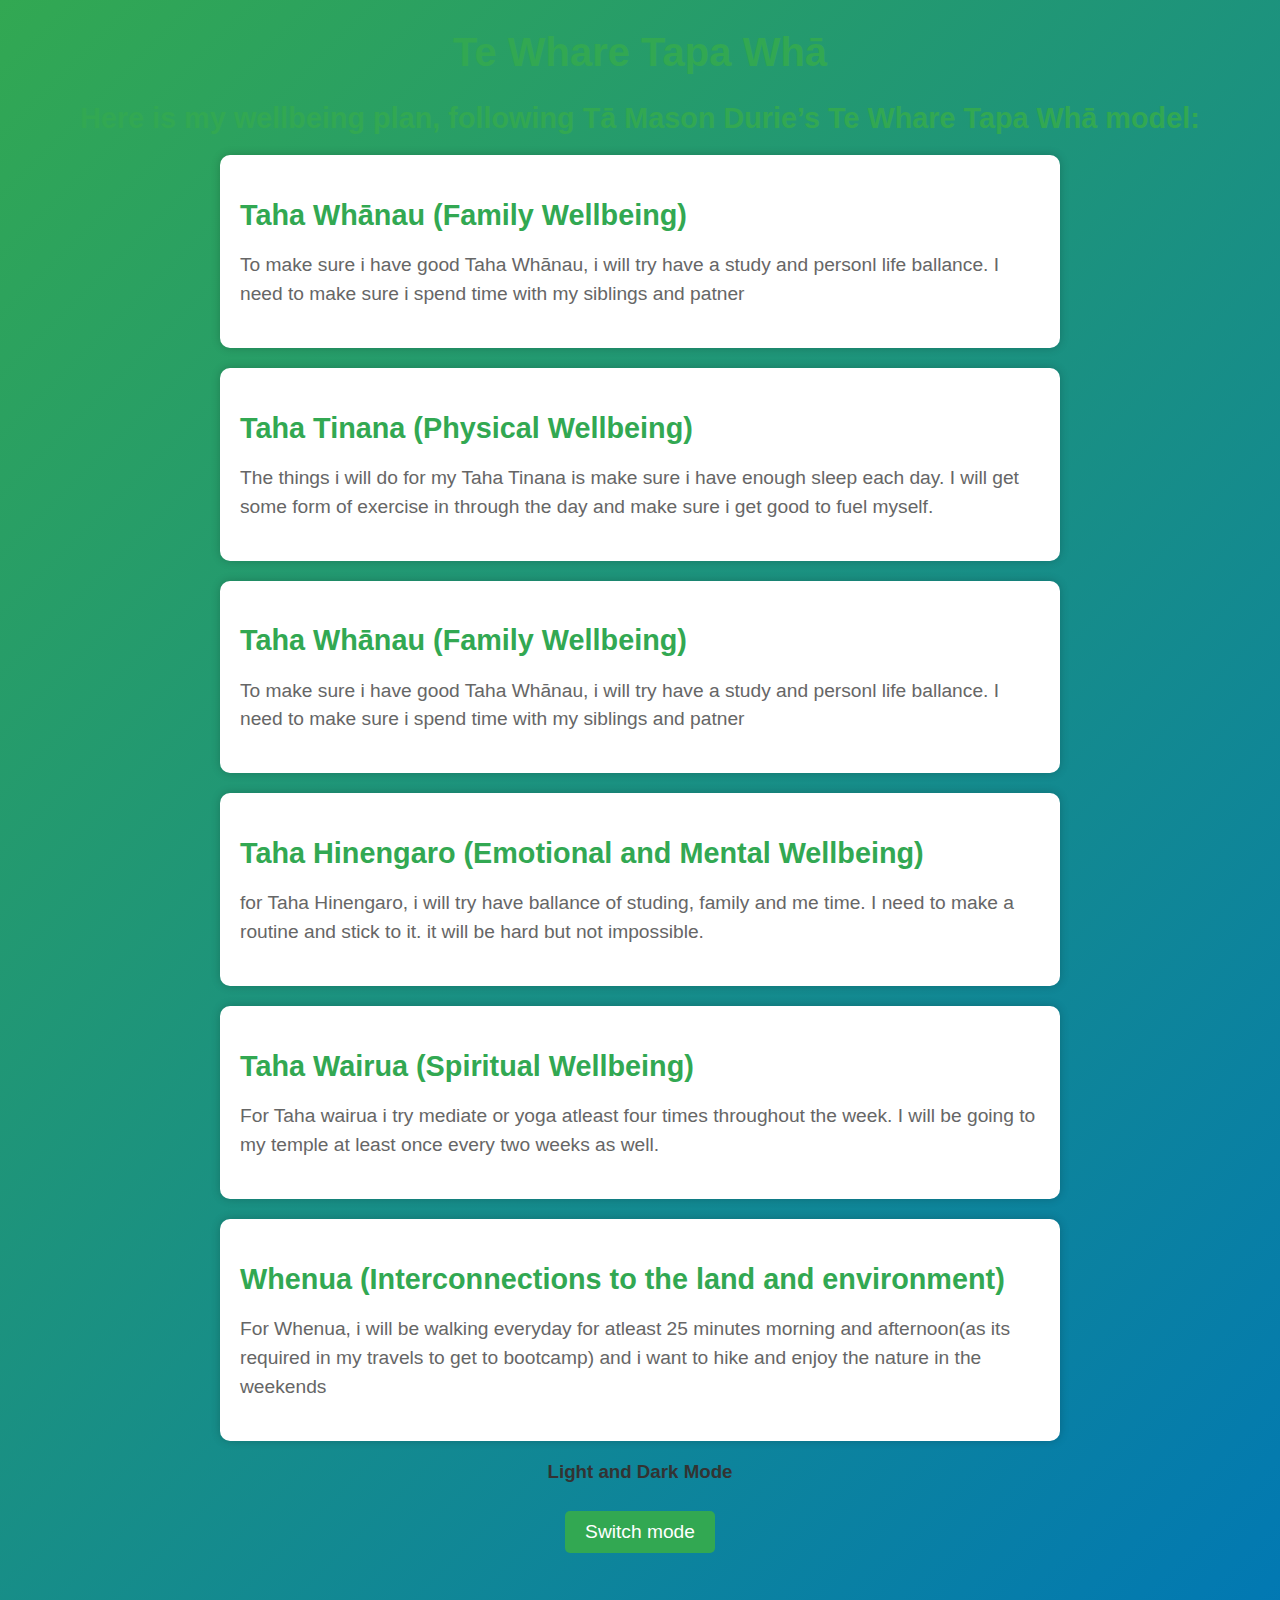
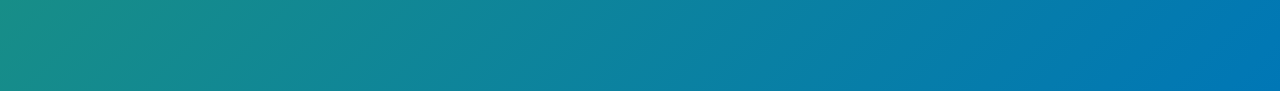
<file: blog/te-whare-tapa-whae.html>
<!DOCTYPE html>
<html>
  <head>
    <title>Stories and Legends</title>
    <meta charset="UTF-8">
    <link rel="stylesheet" type="text/css" href="../styles/main.css">
    <meta name="viewport" content=
    "width=device-width, initial-scale=1.0">
<title>Dark Mode</title>
 
<style>
  body {
      padding: 0% 3% 10% 3%;
      text-align: center;
      font-family: Arial, sans-serif;
      background-color: #f0f0f0;
      color: #333;
  }

  h1 {
      color: #32a852;
      margin-top: 30px;
      font-size: 2.5rem;
  }

  .content-block {
      background-color: #fff;
      border-radius: 10px;
      box-shadow: 0 0 10px rgba(0, 0, 0, 0.2);
      padding: 20px;
      margin: 20px auto;
      max-width: 800px;
      text-align: left;
  }

  h2 {
      font-size: 1.8rem;
      margin-bottom: 10px;
      color: #32a852;
  }

  p {
      font-size: 1.2rem;
      line-height: 1.5;
  }

  button {
      cursor: pointer;
      border: none;
      background-color: #32a852;
      color: #fff;
      padding: 10px 20px;
      font-size: 1.2rem;
      margin: 10px;
      border-radius: 5px;
      transition: background-color 0.3s;
  }

  button:hover {
      background-color: #218c5e;
  }

  .dark {
      background-color: #222;
      color: #e6e6e6;
  }
</style>
  </head>
  
  <body>
    <h1>Te Whare Tapa Whā</h1>
    <h2>Here is my wellbeing plan, following Tā Mason Durie’s Te Whare Tapa Whā model:</h2>
    
    <div class="content-block">
    <h2>Taha Whānau (Family Wellbeing)</h2>
    <p>
    To make sure i have good Taha Whānau, i will try have a study and personl life ballance. I need to make sure i spend time with my siblings and patner 
    </p>
  </div>

    <div class="content-block">
    <h2>Taha Tinana (Physical Wellbeing)</h2>
    <p>
    The things i will do for my Taha Tinana is make sure i have enough sleep each day. I will get some form of exercise in through the day and make sure i get good to fuel myself.
    </p>
    </div>

    <div class="content-block">
    <h2>Taha Whānau (Family Wellbeing)</h2>
    <p>
    To make sure i have good Taha Whānau, i will try have a study and personl life ballance. I need to make sure i spend time with my siblings and patner 
    </p>
    </div>

    <div class="content-block">
    <h2>Taha Hinengaro (Emotional and Mental Wellbeing) </h2>
    <p>
    for Taha Hinengaro, i will try have ballance of studing, family and me time. I need to make a routine and stick to it. it will be hard but not impossible.
    </p>
    </div>

    <div class="content-block">
    <h2>Taha Wairua (Spiritual Wellbeing) </h2>
    <p>
    For Taha wairua i try mediate or yoga atleast four times throughout the week. I will be going to my temple at least once every two weeks as well.
    </p>
  </div>

   <div class="content-block">
    <h2>Whenua (Interconnections to the land and environment)</h2>
    <p>
    For Whenua, i will be walking everyday for atleast 25 minutes morning and afternoon(as its required in my travels to get to bootcamp) and i want to hike and enjoy the nature in the weekends
    </p>
    </div>

    
    <!-- this is a comment. -->
    <h3>Light and Dark Mode</h3>
    <button onclick="myFunction()">Switch mode</button>
     
    <script>
        function myFunction() {
            let element = document.body;
            element.classList.toggle("dark");
        }
    </script>
  
  </body>
</html>
</file>
<file: styles/main.css>
body {
  background: linear-gradient(135deg, #32a852, #0077b6);
  font-family: Arial, sans-serif;
  margin: 0;
  padding: 0;
}

header {
  background-color: #333;
  color: #fff;
  padding: 20px;
  text-align: center;
}

header h1 {
  font-size: 2.5rem;
}

/* Style the main content */
main {
  padding: 20px;
  display: flex;
  flex-wrap: wrap;
  justify-content: space-between;
}

.blog-card {
  background-color: #fff;
  border-radius: 5px;
  box-shadow: 0 0 5px rgba(0, 0, 0, 0.2);
  margin-bottom: 20px;
  padding: 20px;
  width: calc(33.33% - 20px); /* Set the width for each card */
  box-sizing: border-box;
  transition: transform 0.2s ease-in-out;
}

.blog-card:hover {
  transform: scale(1.05); /* Add a hover effect to scale the card slightly */
}

.h2-subheading {
  color: #666;
  font-size: 1.2rem;
}

.h2-default {
  font-size: 1.5rem;
  margin-top: 10px;
}

/* Style the About Me and Contact sections */
section {
  background-color: #fff;
  border-radius: 5px;
  box-shadow: 0 0 5px rgba(0, 0, 0, 0.2);
  padding: 20px;
  margin-bottom: 20px;
}

h2 {
  font-size: 1.8rem;
  color: #333;
  margin-bottom: 10px;
}

p {
  font-size: 1.2rem;
  color: #666;
}

a {
  color: #0078d4;
  text-decoration: none;
}

/* Style the footer */
footer {
  background-color: #333;
  color: #fff;
  text-align: center;
  padding: 10px;
}

@media screen and (max-width: 768px) {
  header h1 {
      font-size: 2rem;
  }
  
  nav li {
      margin-right: 10px;
  }
  
  main {
      padding: 10px;
  }
}
</file>
